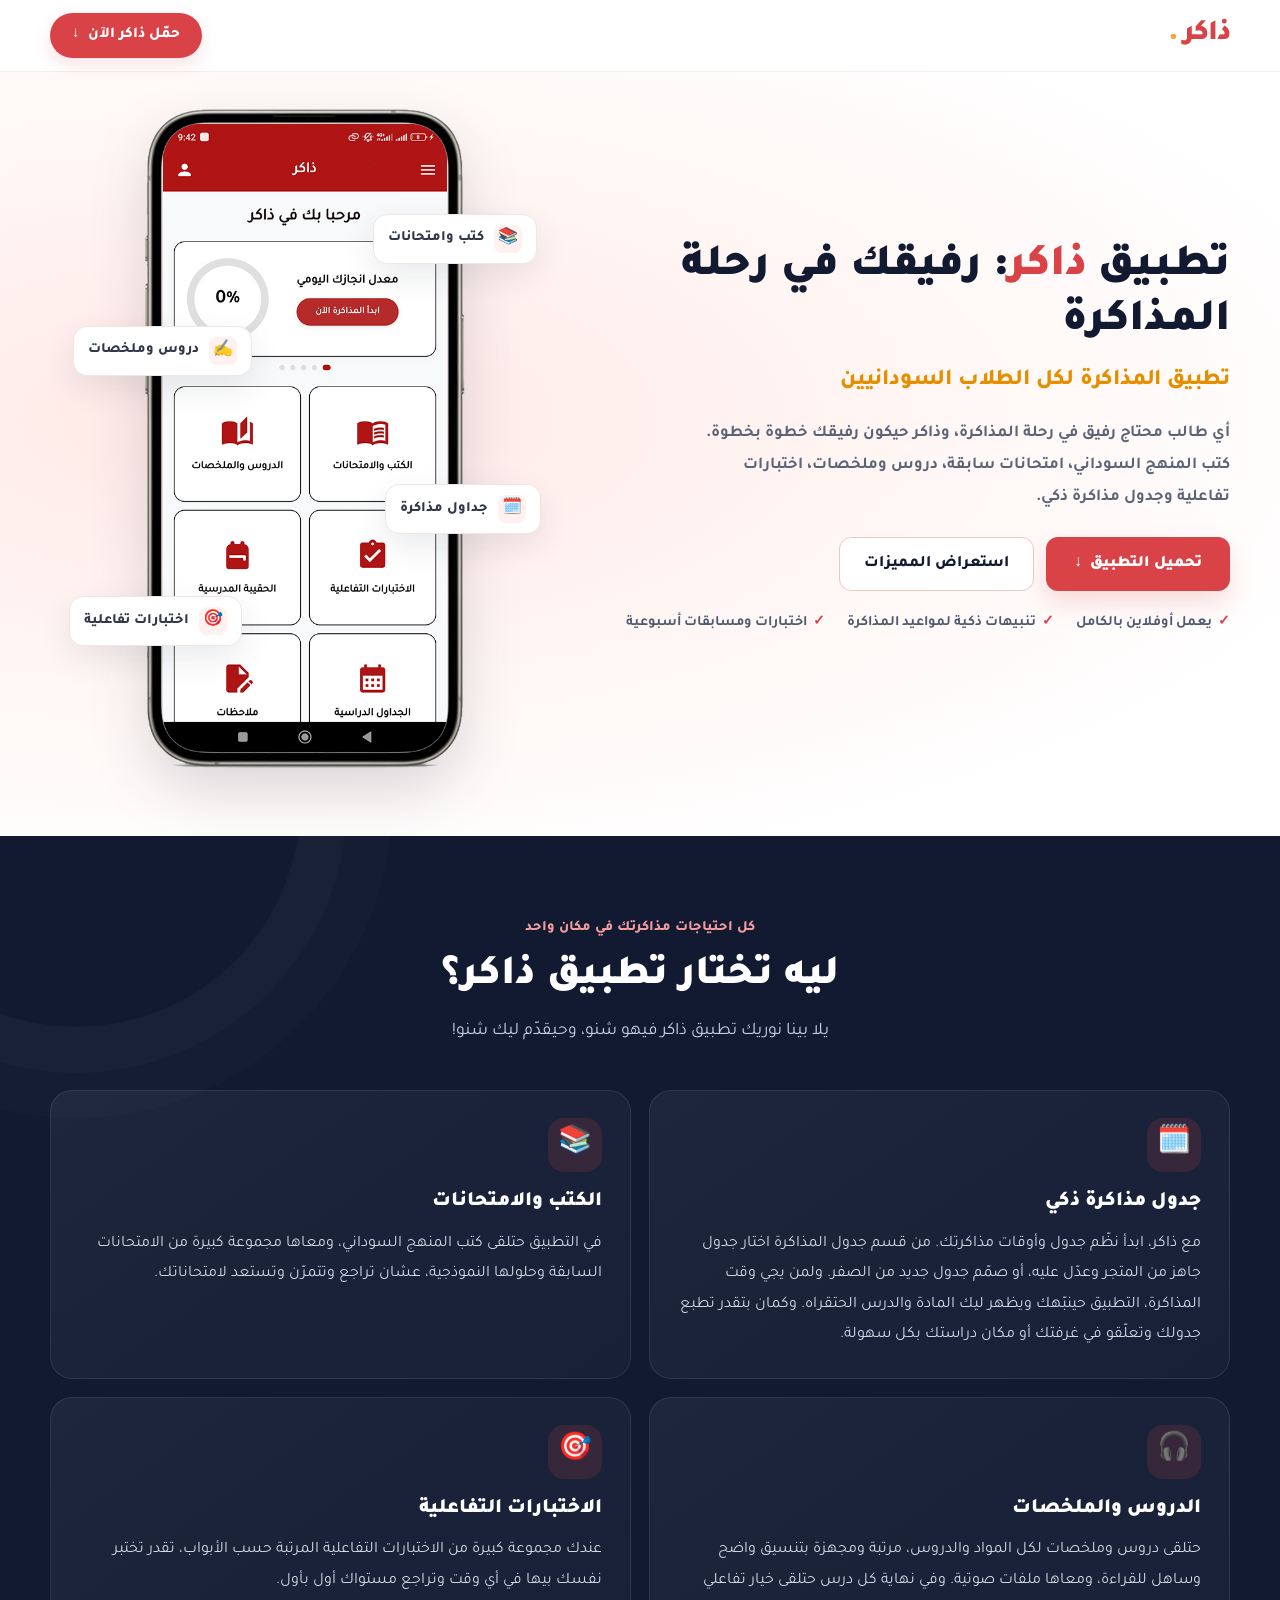
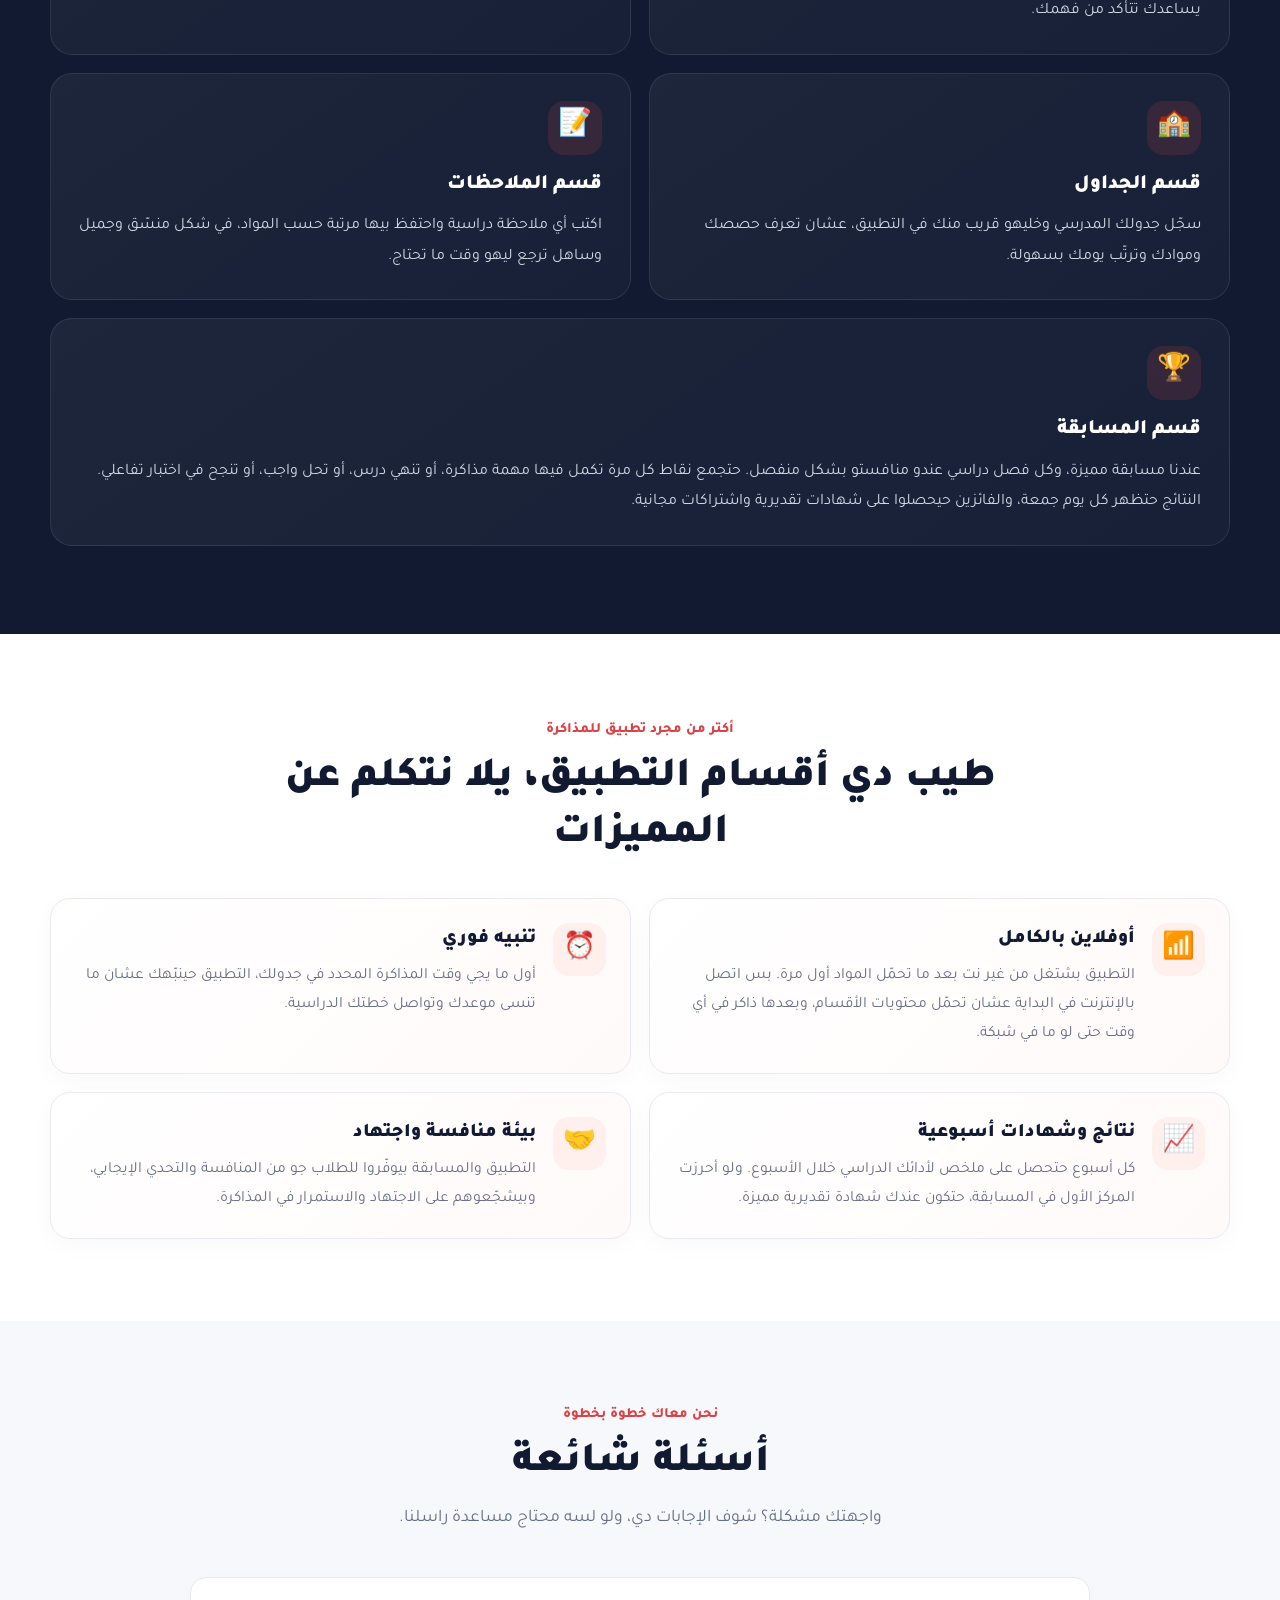
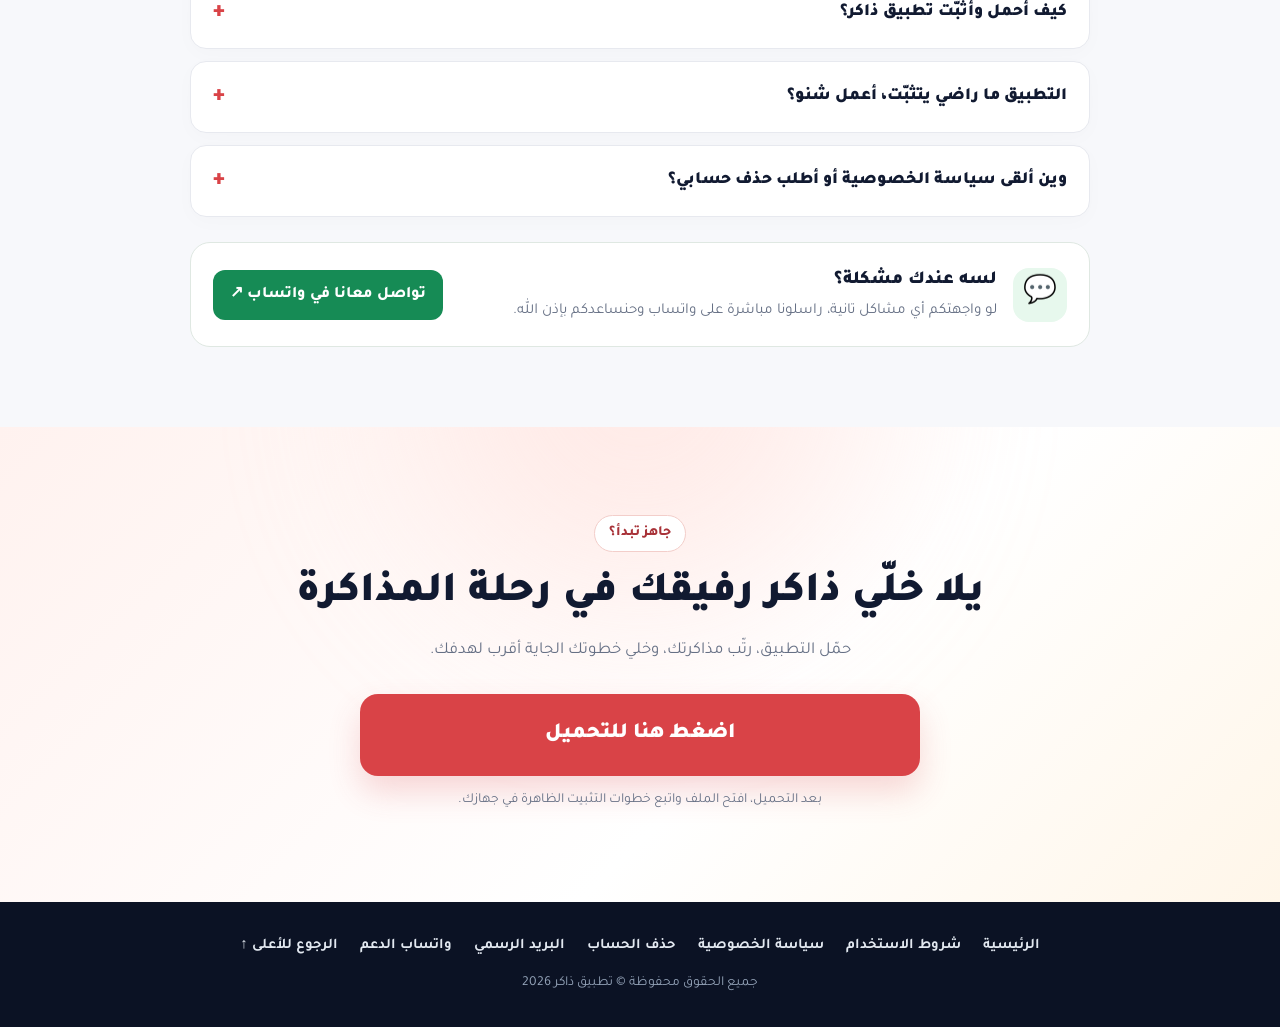
<file: index.html>
<!DOCTYPE html>
<html lang="ar" dir="rtl">
<head>
  <meta charset="UTF-8">
  <meta name="viewport" content="width=device-width, initial-scale=1.0">
  <meta name="theme-color" content="#d93f43">
  <meta name="description" content="ذاكر رفيقك في رحلة المذاكرة. كتب المنهج السوداني، امتحانات سابقة، دروس وملخصات، اختبارات تفاعلية وجدول مذاكرة ذكي.">
  <title>تطبيق ذاكر | رفيقك في رحلة المذاكرة</title>
  <link rel="canonical" href="https://zakir-sd.com/">
  <link rel="stylesheet" href="style.css">
  <link rel="preconnect" href="https://fonts.googleapis.com">
  <link rel="preconnect" href="https://fonts.gstatic.com" crossorigin>
  <link href="https://fonts.googleapis.com/css2?family=Tajawal:wght@400;500;600;700;800;900&display=swap" rel="stylesheet">
</head>
<body>
  <header class="main-header">
    <div class="container header-flex">
      <a class="logo" href="#top" aria-label="ذاكر - الصفحة الرئيسية">ذاكر<span> .</span></a>
      <a href="#final-download" class="btn-primary">حمّل ذاكر الآن <span aria-hidden="true">↓</span></a>
    </div>
  </header>

  <main id="top">
    <section class="hero">
      <div class="container hero-grid">
        <div class="hero-copy">
          <h1 class="hero-title">تطبيق <span>ذاكر</span>: رفيقك في رحلة المذاكرة</h1>
          <p class="hero-yellow-sub">تطبيق المذاكرة لكل الطلاب السودانيين</p>
          <p class="hero-desc">أي طالب محتاج رفيق في رحلة المذاكرة، وذاكر حيكون رفيقك خطوة بخطوة. كتب المنهج السوداني، امتحانات سابقة، دروس وملخصات، اختبارات تفاعلية وجدول مذاكرة ذكي.</p>
          <div class="hero-actions">
            <a href="#final-download" class="btn-hero-solid">تحميل التطبيق <span aria-hidden="true">↓</span></a>
            <a href="#features" class="btn-hero-outline">استعراض المميزات</a>
          </div>
          <div class="hero-checks">
            <span><b aria-hidden="true">✓</b> يعمل أوفلاين بالكامل</span>
            <span><b aria-hidden="true">✓</b> تنبيهات ذكية لمواعيد المذاكرة</span>
            <span><b aria-hidden="true">✓</b> اختبارات ومسابقات أسبوعية</span>
          </div>
        </div>

        <div class="showcase" aria-label="استعراض شاشات تطبيق ذاكر">
          <div class="showcase-stage">
            <div class="floating-card card-one"><span class="card-badge">📚</span><span class="card-label">كتب وامتحانات</span></div>
            <div class="floating-card card-two"><span class="card-badge">🗓️</span><span class="card-label">جداول مذاكرة</span></div>
            <div class="floating-card card-three"><span class="card-badge">✍️</span><span class="card-label">دروس وملخصات</span></div>
            <div class="floating-card card-four"><span class="card-badge">🎯</span><span class="card-label">اختبارات تفاعلية</span></div>
            <div class="phone-container">
              <img src="Images/iphone_frame.png" class="phone-frame" alt="إطار الهاتف" onerror="this.style.display='none'">
              <div class="screen">
                <div class="slider" id="slider">
                  <img src="screenshot/slide1.jpg" alt="واجهة تطبيق ذاكر - الشاشة الأولى">
                  <img src="screenshot/slide2.jpg" alt="واجهة تطبيق ذاكر - الشاشة الثانية">
                  <img src="screenshot/slide3.jpg" alt="واجهة تطبيق ذاكر - الشاشة الثالثة">
                  <img src="screenshot/slide4.jpg" alt="واجهة تطبيق ذاكر - الشاشة الرابعة">
                  <img src="screenshot/slide5.jpg" alt="واجهة تطبيق ذاكر - الشاشة الخامسة">
                  <img src="screenshot/slide6.jpg" alt="واجهة تطبيق ذاكر - الشاشة السادسة">
                  <img src="screenshot/slide7.jpg" alt="واجهة تطبيق ذاكر - الشاشة السابعة">
                  <img src="screenshot/slide8.jpg" alt="واجهة تطبيق ذاكر - الشاشة الثامنة">
                </div>
              </div>
            </div>
          </div>
        </div>
      </div>
    </section>

    <section class="features" id="features">
      <div class="container">
        <div class="section-title">
          <span class="section-kicker">كل احتياجات مذاكرتك في مكان واحد</span>
          <h2>ليه تختار تطبيق ذاكر؟</h2>
          <p class="section-intro">يلا بينا نوريك تطبيق ذاكر فيهو شنو، وحيقدّم ليك شنو!</p>
        </div>

        <div class="features-grid">
          <article class="feature-card">
            <span class="icon">🗓️</span><h3>جدول مذاكرة ذكي</h3>
            <p>مع ذاكر، ابدأ نظّم جدول وأوقات مذاكرتك. من قسم جدول المذاكرة اختار جدول جاهز من المتجر وعدّل عليه، أو صمّم جدول جديد من الصفر. ولمن يجي وقت المذاكرة، التطبيق حينبّهك ويظهر ليك المادة والدرس الحتقراه. وكمان بتقدر تطبع جدولك وتعلّقو في غرفتك أو مكان دراستك بكل سهولة.</p>
          </article>
          <article class="feature-card">
            <span class="icon">📚</span><h3>الكتب والامتحانات</h3>
            <p>في التطبيق حتلقى كتب المنهج السوداني، ومعاها مجموعة كبيرة من الامتحانات السابقة وحلولها النموذجية، عشان تراجع وتتمرّن وتستعد لامتحاناتك.</p>
          </article>
          <article class="feature-card">
            <span class="icon">🎧</span><h3>الدروس والملخصات</h3>
            <p>حتلقى دروس وملخصات لكل المواد والدروس، مرتبة ومجهزة بتنسيق واضح وساهل للقراءة، ومعاها ملفات صوتية. وفي نهاية كل درس حتلقى خيار تفاعلي يساعدك تتأكد من فهمك.</p>
          </article>
          <article class="feature-card">
            <span class="icon">🎯</span><h3>الاختبارات التفاعلية</h3>
            <p>عندك مجموعة كبيرة من الاختبارات التفاعلية المرتبة حسب الأبواب، تقدر تختبر نفسك بيها في أي وقت وتراجع مستواك أول بأول.</p>
          </article>
          <article class="feature-card">
            <span class="icon">🏫</span><h3>قسم الجداول</h3>
            <p>سجّل جدولك المدرسي وخليهو قريب منك في التطبيق، عشان تعرف حصصك وموادك وترتّب يومك بسهولة.</p>
          </article>
          <article class="feature-card">
            <span class="icon">📝</span><h3>قسم الملاحظات</h3>
            <p>اكتب أي ملاحظة دراسية واحتفظ بيها مرتبة حسب المواد، في شكل منسّق وجميل وساهل ترجع ليهو وقت ما تحتاج.</p>
          </article>
          <article class="feature-card feature-card-wide">
            <span class="icon">🏆</span><h3>قسم المسابقة</h3>
            <p>عندنا مسابقة مميزة، وكل فصل دراسي عندو منافستو بشكل منفصل. حتجمع نقاط كل مرة تكمل فيها مهمة مذاكرة، أو تنهي درس، أو تحل واجب، أو تنجح في اختبار تفاعلي. النتائج حتظهر كل يوم جمعة، والفائزين حيحصلوا على شهادات تقديرية واشتراكات مجانية.</p>
          </article>
        </div>
      </div>
    </section>

    <section class="benefits-section" id="benefits">
      <div class="container">
        <div class="section-title light-title">
          <span class="section-kicker">أكتر من مجرد تطبيق للمذاكرة</span>
          <h2>طيب دي أقسام التطبيق، يلا نتكلم عن المميزات</h2>
        </div>
        <div class="benefits-grid">
          <article class="benefit-card"><span class="benefit-icon">📶</span><div><h3>أوفلاين بالكامل</h3><p>التطبيق بشتغل من غير نت بعد ما تحمّل المواد أول مرة. بس اتصل بالإنترنت في البداية عشان تحمّل محتويات الأقسام، وبعدها ذاكر في أي وقت حتى لو ما في شبكة.</p></div></article>
          <article class="benefit-card"><span class="benefit-icon">⏰</span><div><h3>تنبيه فوري</h3><p>أول ما يجي وقت المذاكرة المحدد في جدولك، التطبيق حينبّهك عشان ما تنسى موعدك وتواصل خطتك الدراسية.</p></div></article>
          <article class="benefit-card"><span class="benefit-icon">📈</span><div><h3>نتائج وشهادات أسبوعية</h3><p>كل أسبوع حتحصل على ملخص لأدائك الدراسي خلال الأسبوع. ولو أحرزت المركز الأول في المسابقة، حتكون عندك شهادة تقديرية مميزة.</p></div></article>
          <article class="benefit-card"><span class="benefit-icon">🤝</span><div><h3>بيئة منافسة واجتهاد</h3><p>التطبيق والمسابقة بيوفّروا للطلاب جو من المنافسة والتحدي الإيجابي، وبيشجّعوهم على الاجتهاد والاستمرار في المذاكرة.</p></div></article>
        </div>
      </div>
    </section>

    <section class="faq-section" id="faq">
      <div class="container faq-container">
        <div class="section-title">
          <span class="section-kicker">نحن معاك خطوة بخطوة</span>
          <h2>أسئلة شائعة</h2>
          <p class="section-intro">واجهتك مشكلة؟ شوف الإجابات دي، ولو لسه محتاج مساعدة راسلنا.</p>
        </div>
        <div class="faq-list">
          <details class="faq-item">
            <summary>كيف أحمل وأثبّت تطبيق ذاكر؟</summary>
            <p>اضغط على زر التحميل في أسفل الصفحة وانتظر لحدي ما يكتمل التحميل. حتلقى ملف بامتداد <bdi>APK</bdi> في إشعارات التحميل أو في مجلد التنزيلات. اضغط عليه واتبع التعليمات الظاهرة في الشاشة عشان تثبّت التطبيق، وبعدها حتلقى ذاكر مع بقية تطبيقاتك.</p>
          </details>
          <details class="faq-item">
            <summary>التطبيق ما راضي يتثبّت، أعمل شنو؟</summary>
            <p>أول حاجة، اتأكد إنك حمّلت ملف التطبيق من رابط ذاكر الرسمي وإن التحميل اكتمل. لو ظهرت رسالة من نظام حماية Google Play، راجع تفاصيل التحذير قبل المتابعة وما تتجاوزو إلا لو متأكد من مصدر الملف. ممكن تختلف خطوات التثبيت حسب نوع جهازك وإصدار أندرويد. لو المشكلة استمرت، راسلنا في واتساب وحنساعدك.</p>
          </details>
          <details class="faq-item">
            <summary>وين ألقى سياسة الخصوصية أو أطلب حذف حسابي؟</summary>
            <p>نلتزم بحماية بياناتك التعليمية بالكامل. تقدر تراجع تفاصيل تعامل التطبيق مع البيانات في صفحة <a class="inline-link" href="privacy-policy.html">سياسة الخصوصية</a>، أو تقدم طلب إزالة حسابك وبياناتك نهائياً في أي وقت عبر صفحة <a class="inline-link" href="delete-account.html">طلب حذف الحساب</a>.</p>
          </details>
        </div>
        <div class="support-box">
          <div class="support-symbol">💬</div>
          <div class="support-copy"><h3>لسه عندك مشكلة؟</h3><p>لو واجهتكم أي مشاكل تانية، راسلونا مباشرة على واتساب وحنساعدكم بإذن الله.</p></div>
          <a class="whatsapp-btn" href="https://wa.me/249920702900" target="_blank" rel="noopener noreferrer">تواصل معانا في واتساب <span aria-hidden="true">↗</span></a>
        </div>
      </div>
    </section>

    <section id="final-download" class="download-section">
      <div class="download-glow"></div>
      <div class="container text-center download-content">
        <span class="download-badge">جاهز تبدأ؟</span>
        <h2>يلا خلّي ذاكر رفيقك في رحلة المذاكرة</h2>
        <p>حمّل التطبيق، رتّب مذاكرتك، وخلي خطوتك الجاية أقرب لهدفك.</p>
        <a href="https://github.com/breakstor/zakir/releases/download/v1.3.6/zakir.v.1.3.6.apk" class="btn-download-big">اضغط هنا للتحميل</a>
        <p class="download-hint">بعد التحميل، افتح الملف واتبع خطوات التثبيت الظاهرة في جهازك.</p>
      </div>
    </section>
  </main>

  <footer class="footer">
    <div class="footer-links">
      <a href="#top">الرئيسية</a>
      <a href="terms.html">شروط الاستخدام</a>
      <a href="privacy-policy.html">سياسة الخصوصية</a>
      <a href="delete-account.html">حذف الحساب</a>
      <a href="mailto:zakireducationapp@gmail.com">البريد الرسمي</a>
      <a href="https://wa.me/249920702900" target="_blank" rel="noopener noreferrer">واتساب الدعم</a>
      <a href="#top">الرجوع للأعلى ↑</a>
    </div>
    <p class="footer-copy">جميع الحقوق محفوظة © تطبيق ذاكر 2026</p>
  </footer>
  <script src="script.js"></script>
</body>
</html>
</file>
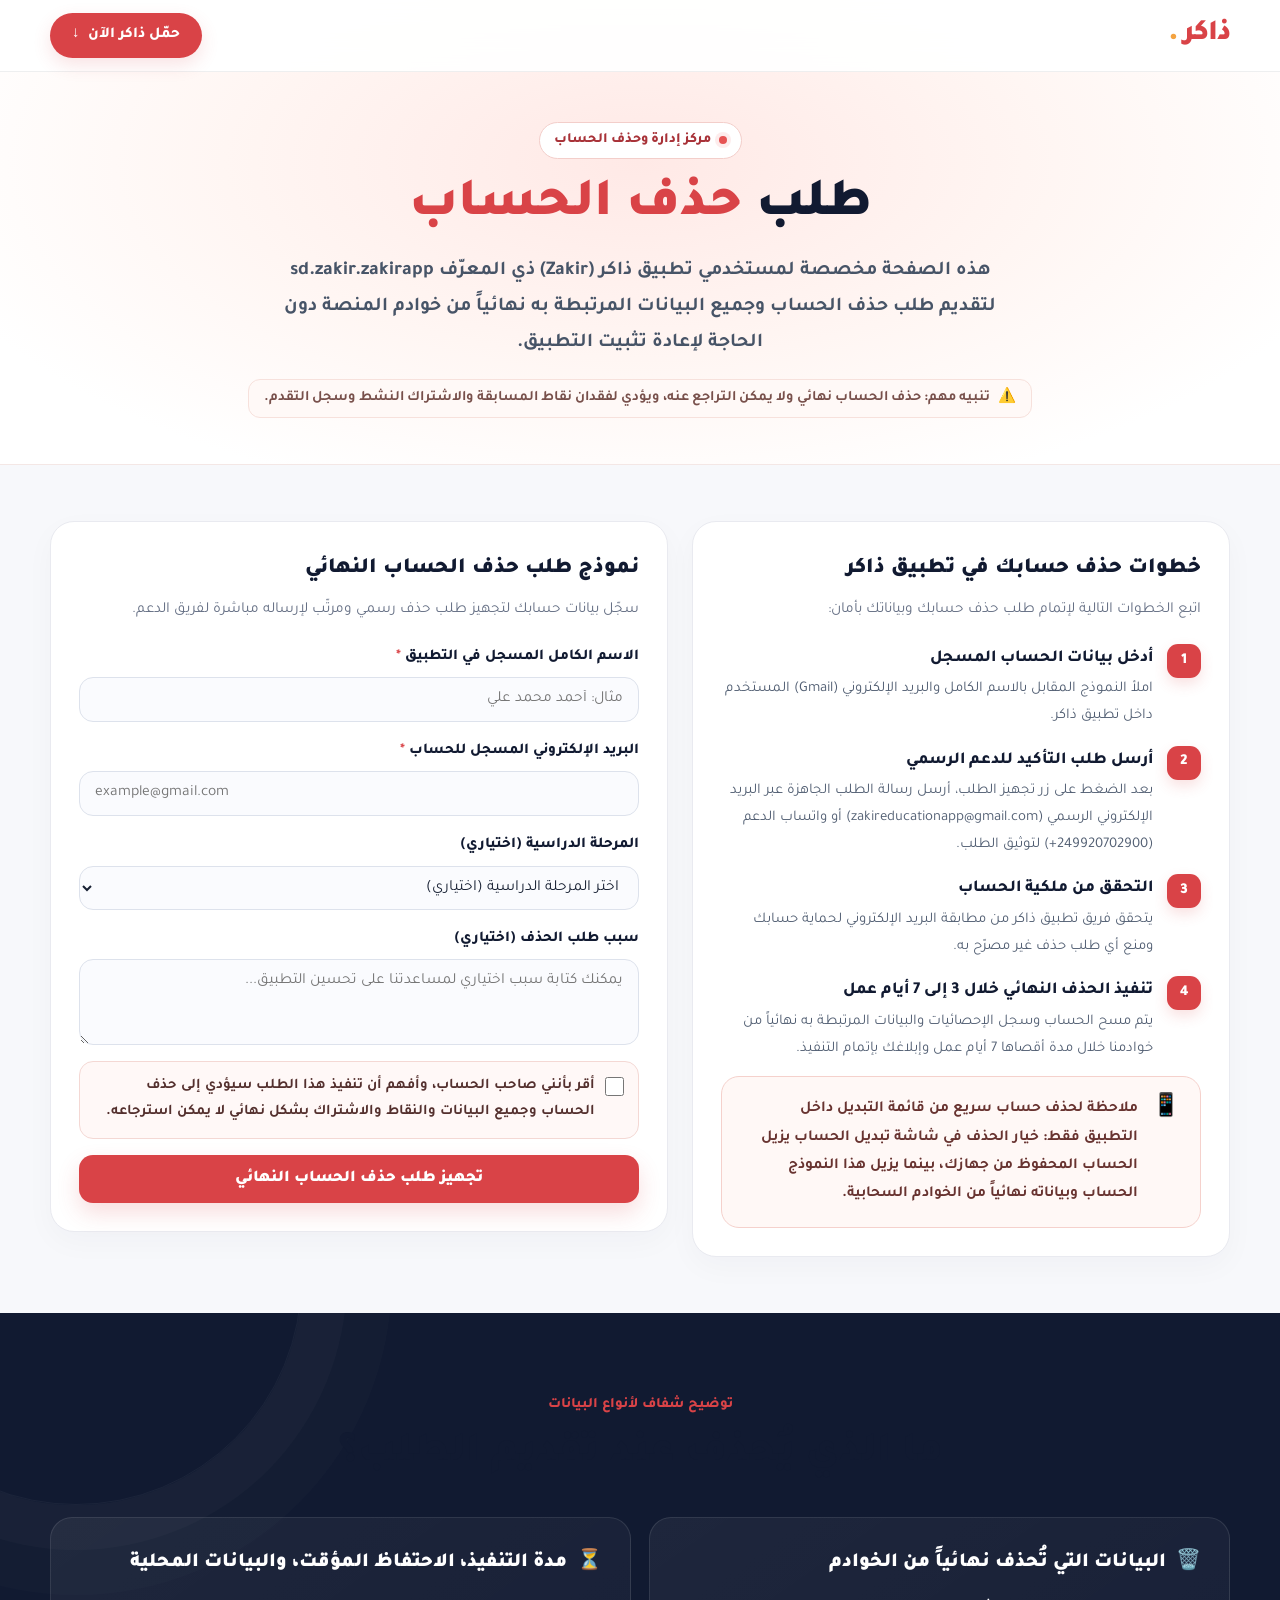
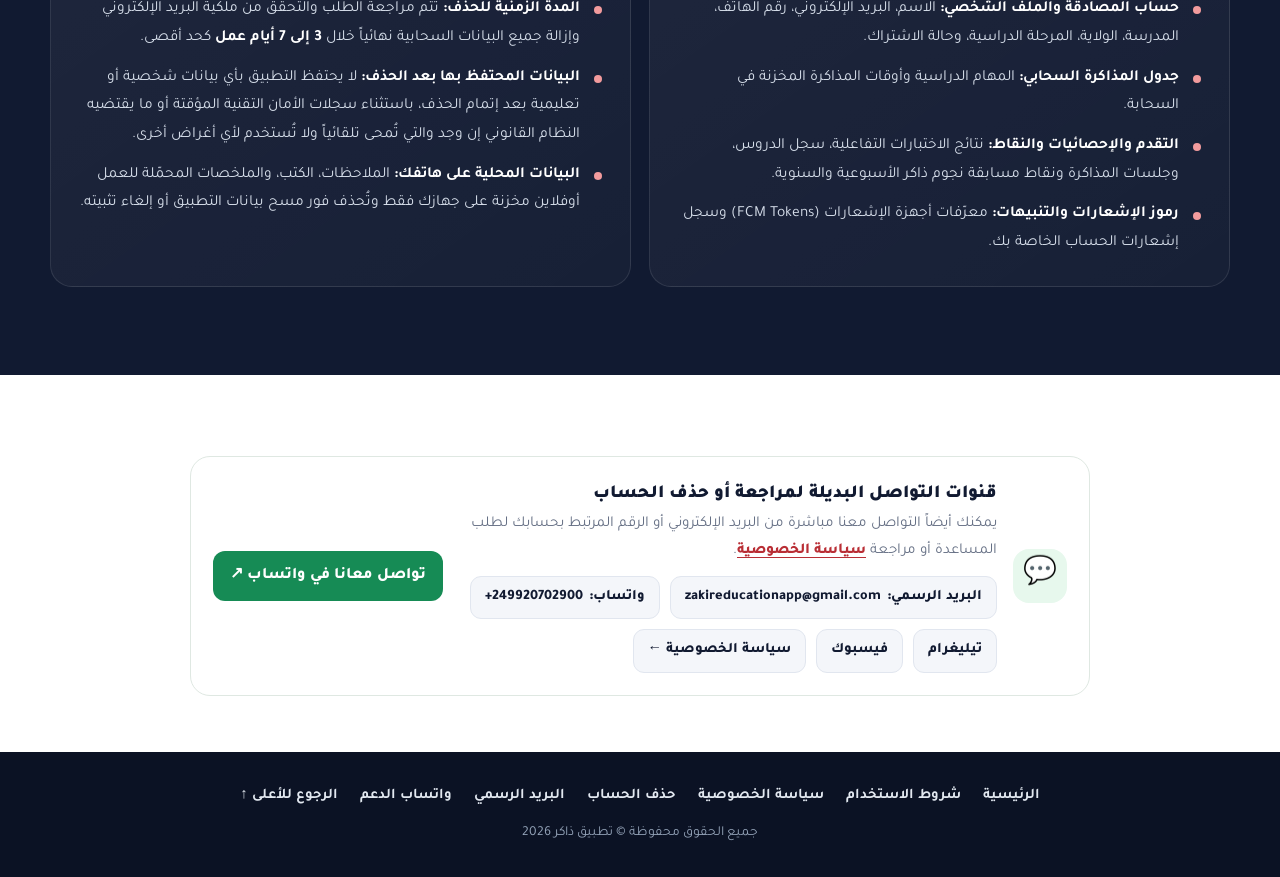
<file: delete-account.html>
<!DOCTYPE html>
<html lang="ar" dir="rtl">
<head>
  <meta charset="UTF-8">
  <meta name="viewport" content="width=device-width, initial-scale=1.0">
  <meta name="theme-color" content="#d93f43">
  <meta name="description" content="صفحة طلب حذف الحساب والبيانات نهائياً لمستخدمي تطبيق ذاكر التعليمي (sd.zakir.zakirapp) — خطوات واضحة ونموذج مباشر لتقديم الطلب.">
  <title>طلب حذف الحساب | تطبيق ذاكر</title>
  <link rel="canonical" href="https://zakir-sd.com/delete-account.html">
  <link rel="stylesheet" href="style.css">
  <link rel="preconnect" href="https://fonts.googleapis.com">
  <link rel="preconnect" href="https://fonts.gstatic.com" crossorigin>
  <link href="https://fonts.googleapis.com/css2?family=Tajawal:wght@400;500;600;700;800;900&display=swap" rel="stylesheet">
</head>
<body>
  <header class="main-header">
    <div class="container header-flex">
      <a class="logo" href="index.html" aria-label="ذاكر - الصفحة الرئيسية">ذاكر<span> .</span></a>
      <a href="index.html#final-download" class="btn-primary">حمّل ذاكر الآن <span aria-hidden="true">↓</span></a>
    </div>
  </header>

  <main id="top">
    <section class="page-hero">
      <div class="container">
        <span class="eyebrow"><span class="eyebrow-dot"></span> مركز إدارة وحذف الحساب</span>
        <h1>طلب <span>حذف الحساب</span></h1>
        <p class="page-hero-desc">
          هذه الصفحة مخصصة لمستخدمي <strong>تطبيق ذاكر (Zakir)</strong> ذي المعرّف <bdi>sd.zakir.zakirapp</bdi> لتقديم طلب حذف الحساب وجميع البيانات المرتبطة به نهائياً من خوادم المنصة دون الحاجة لإعادة تثبيت التطبيق.
        </p>

        <div class="hero-note">
          <span aria-hidden="true">⚠️</span>
          تنبيه مهم: حذف الحساب نهائي ولا يمكن التراجع عنه، ويؤدي لفقدان نقاط المسابقة والاشتراك النشط وسجل التقدم.
        </div>
      </div>
    </section>

    <section class="subpage-section is-tinted">
      <div class="container">
        <div class="deletion-layout">

          <div class="steps-card">
            <h2>خطوات حذف حسابك في تطبيق ذاكر</h2>
            <p class="card-subtitle">اتبع الخطوات التالية لإتمام طلب حذف حسابك وبياناتك بأمان:</p>

            <ol class="step-list">
              <li class="step-item">
                <span class="step-num">1</span>
                <div>
                  <h3>أدخل بيانات الحساب المسجل</h3>
                  <p>املأ النموذج المقابل بالاسم الكامل والبريد الإلكتروني (<bdi>Gmail</bdi>) المستخدم داخل تطبيق ذاكر.</p>
                </div>
              </li>
              <li class="step-item">
                <span class="step-num">2</span>
                <div>
                  <h3>أرسل طلب التأكيد للدعم الرسمي</h3>
                  <p>بعد الضغط على زر تجهيز الطلب، أرسل رسالة الطلب الجاهزة عبر البريد الإلكتروني الرسمي (<bdi dir="ltr">zakireducationapp@gmail.com</bdi>) أو واتساب الدعم (<bdi dir="ltr">+249920702900</bdi>) لتوثيق الطلب.</p>
                </div>
              </li>
              <li class="step-item">
                <span class="step-num">3</span>
                <div>
                  <h3>التحقق من ملكية الحساب</h3>
                  <p>يتحقق فريق تطبيق ذاكر من مطابقة البريد الإلكتروني لحماية حسابك ومنع أي طلب حذف غير مصرّح به.</p>
                </div>
              </li>
              <li class="step-item">
                <span class="step-num">4</span>
                <div>
                  <h3>تنفيذ الحذف النهائي خلال 3 إلى 7 أيام عمل</h3>
                  <p>يتم مسح الحساب وسجل الإحصائيات والبيانات المرتبطة به نهائياً من خوادمنا خلال مدة أقصاها 7 أيام عمل وإبلاغك بإتمام التنفيذ.</p>
                </div>
              </li>
            </ol>

            <div class="info-callout">
              <span class="info-callout-icon">📱</span>
              <p>ملاحظة لحذف حساب سريع من قائمة التبديل داخل التطبيق فقط: خيار الحذف في شاشة تبديل الحساب يزيل الحساب المحفوظ من جهازك، بينما يزيل هذا النموذج الحساب وبياناته نهائياً من الخوادم السحابية.</p>
            </div>
          </div>

          <div class="form-card">
            <h2>نموذج طلب حذف الحساب النهائي</h2>
            <p class="card-subtitle">سجّل بيانات حسابك لتجهيز طلب حذف رسمي ومرتّب لإرساله مباشرة لفريق الدعم.</p>

            <form id="deleteAccountForm" class="deletion-form" novalidate>
              <div class="form-field">
                <label for="fullName">الاسم الكامل المسجل في التطبيق <span class="req-mark">*</span></label>
                <input id="fullName" name="fullName" type="text" placeholder="مثال: أحمد محمد علي" required autocomplete="name">
              </div>

              <div class="form-field">
                <label for="accountEmail">البريد الإلكتروني المسجل للحساب <span class="req-mark">*</span></label>
                <input id="accountEmail" name="accountEmail" type="email" dir="ltr" placeholder="example@gmail.com" required autocomplete="email">
              </div>

              <div class="form-field">
                <label for="studyLevel">المرحلة الدراسية (اختياري)</label>
                <select id="studyLevel" name="studyLevel">
                  <option value="">اختر المرحلة الدراسية (اختياري)</option>
                  <option value="المرحلة الابتدائية">المرحلة الابتدائية</option>
                  <option value="المرحلة المتوسطة">المرحلة المتوسطة</option>
                  <option value="الأول الثانوي">الأول الثانوي</option>
                  <option value="الثاني الثانوي">الثاني الثانوي</option>
                  <option value="الثالث الثانوي (الشهادة السودانية)">الثالث الثانوي (الشهادة السودانية)</option>
                </select>
              </div>

              <div class="form-field">
                <label for="deleteReason">سبب طلب الحذف (اختياري)</label>
                <textarea id="deleteReason" name="deleteReason" placeholder="يمكنك كتابة سبب اختياري لمساعدتنا على تحسين التطبيق..."></textarea>
              </div>

              <label class="checkbox-row" for="confirmPermanent">
                <input id="confirmPermanent" name="confirmPermanent" type="checkbox" required>
                <span>أقر بأنني صاحب الحساب، وأفهم أن تنفيذ هذا الطلب سيؤدي إلى حذف الحساب وجميع البيانات والنقاط والاشتراك بشكل نهائي لا يمكن استرجاعه.</span>
              </label>

              <div id="deleteFormError" class="form-error" role="alert"></div>

              <button type="submit" class="btn-submit-delete">تجهيز طلب حذف الحساب النهائي</button>
            </form>

            <div id="deleteRequestReady" class="request-ready-box" aria-live="polite">
              <h3>تم تجهيز نص طلب الحذف بنجاح ✓</h3>
              <p>أرسل الطلب مباشرة عبر البريد الإلكتروني الرسمي أو واتساب الدعم لإتمام التحقق والحذف، أو انسخ النص لمراسلتنا عبر أي قناة أخرى:</p>
              <pre id="deleteRequestPreview" class="request-preview"></pre>
              <div class="ready-actions">
                <a id="sendDeleteEmail" class="btn-email-req" href="mailto:zakireducationapp@gmail.com">إرسال عبر البريد الإلكتروني <span aria-hidden="true">✉</span></a>
                <a id="sendDeleteWhatsapp" class="whatsapp-btn" href="https://wa.me/249920702900" target="_blank" rel="noopener noreferrer">إرسال عبر واتساب <span aria-hidden="true">↗</span></a>
                <button id="copyRequestBtn" type="button" class="btn-copy-req">نسخ نص الطلب</button>
              </div>
            </div>
          </div>

        </div>
      </div>
    </section>

    <section class="features" id="data-details">
      <div class="container">
        <div class="section-title light-title">
          <span class="section-kicker">توضيح شفاف لأنواع البيانات</span>
          <h2>ما الذي يُحذف عند تقديم الطلب؟</h2>
        </div>

        <div class="data-matrix-grid">
          <article class="matrix-card">
            <h3><span>🗑️</span> البيانات التي تُحذف نهائياً من الخوادم</h3>
            <ul class="matrix-list">
              <li><strong>حساب المصادقة والملف الشخصي:</strong> الاسم، البريد الإلكتروني، رقم الهاتف، المدرسة، الولاية، المرحلة الدراسية، وحالة الاشتراك.</li>
              <li><strong>جدول المذاكرة السحابي:</strong> المهام الدراسية وأوقات المذاكرة المخزنة في السحابة.</li>
              <li><strong>التقدم والإحصائيات والنقاط:</strong> نتائج الاختبارات التفاعلية، سجل الدروس، وجلسات المذاكرة ونقاط مسابقة نجوم ذاكر الأسبوعية والسنوية.</li>
              <li><strong>رموز الإشعارات والتنبيهات:</strong> معرّفات أجهزة الإشعارات (<bdi>FCM Tokens</bdi>) وسجل إشعارات الحساب الخاصة بك.</li>
            </ul>
          </article>

          <article class="matrix-card">
            <h3><span>⏳</span> مدة التنفيذ، الاحتفاظ المؤقت، والبيانات المحلية</h3>
            <ul class="matrix-list">
              <li><strong>المدة الزمنية للحذف:</strong> تتم مراجعة الطلب والتحقق من ملكية البريد الإلكتروني وإزالة جميع البيانات السحابية نهائياً خلال <strong>3 إلى 7 أيام عمل</strong> كحد أقصى.</li>
              <li><strong>البيانات المحتفظ بها بعد الحذف:</strong> لا يحتفظ التطبيق بأي بيانات شخصية أو تعليمية بعد إتمام الحذف، باستثناء سجلات الأمان التقنية المؤقتة أو ما يقتضيه النظام القانوني إن وجد والتي تُمحى تلقائياً ولا تُستخدم لأي أغراض أخرى.</li>
              <li><strong>البيانات المحلية على هاتفك:</strong> الملاحظات، الكتب، والملخصات المحمّلة للعمل أوفلاين مخزنة على جهازك فقط وتُحذف فور مسح بيانات التطبيق أو إلغاء تثبيته.</li>
            </ul>
          </article>
        </div>
      </div>
    </section>

    <section class="subpage-section">
      <div class="container faq-container">
        <div class="support-box">
          <div class="support-symbol">💬</div>
          <div class="support-copy">
            <h3>قنوات التواصل البديلة لمراجعة أو حذف الحساب</h3>
            <p>يمكنك أيضاً التواصل معنا مباشرة من البريد الإلكتروني أو الرقم المرتبط بحسابك لطلب المساعدة أو مراجعة <a class="inline-link" href="privacy-policy.html">سياسة الخصوصية</a>.</p>
            <div class="channel-row">
              <a class="channel-pill" href="mailto:zakireducationapp@gmail.com">البريد الرسمي: <bdi dir="ltr">zakireducationapp@gmail.com</bdi></a>
              <a class="channel-pill" href="https://wa.me/249920702900" target="_blank" rel="noopener noreferrer">واتساب: <bdi dir="ltr">+249920702900</bdi></a>
              <a class="channel-pill" href="https://t.me/zakir_app" target="_blank" rel="noopener noreferrer">تيليغرام</a>
              <a class="channel-pill" href="https://www.facebook.com/1zakir.sd" target="_blank" rel="noopener noreferrer">فيسبوك</a>
              <a class="channel-pill" href="privacy-policy.html">سياسة الخصوصية ←</a>
            </div>
          </div>
          <a class="whatsapp-btn" href="https://wa.me/249920702900" target="_blank" rel="noopener noreferrer">تواصل معانا في واتساب <span aria-hidden="true">↗</span></a>
        </div>
      </div>
    </section>
  </main>

  <footer class="footer">
    <div class="footer-links">
      <a href="index.html">الرئيسية</a>
      <a href="terms.html">شروط الاستخدام</a>
      <a href="privacy-policy.html">سياسة الخصوصية</a>
      <a href="delete-account.html">حذف الحساب</a>
      <a href="mailto:zakireducationapp@gmail.com">البريد الرسمي</a>
      <a href="https://wa.me/249920702900" target="_blank" rel="noopener noreferrer">واتساب الدعم</a>
      <a href="#top">الرجوع للأعلى ↑</a>
    </div>
    <p class="footer-copy">جميع الحقوق محفوظة © تطبيق ذاكر 2026</p>
  </footer>
  <script src="script.js"></script>
</body>
</html>
</file>
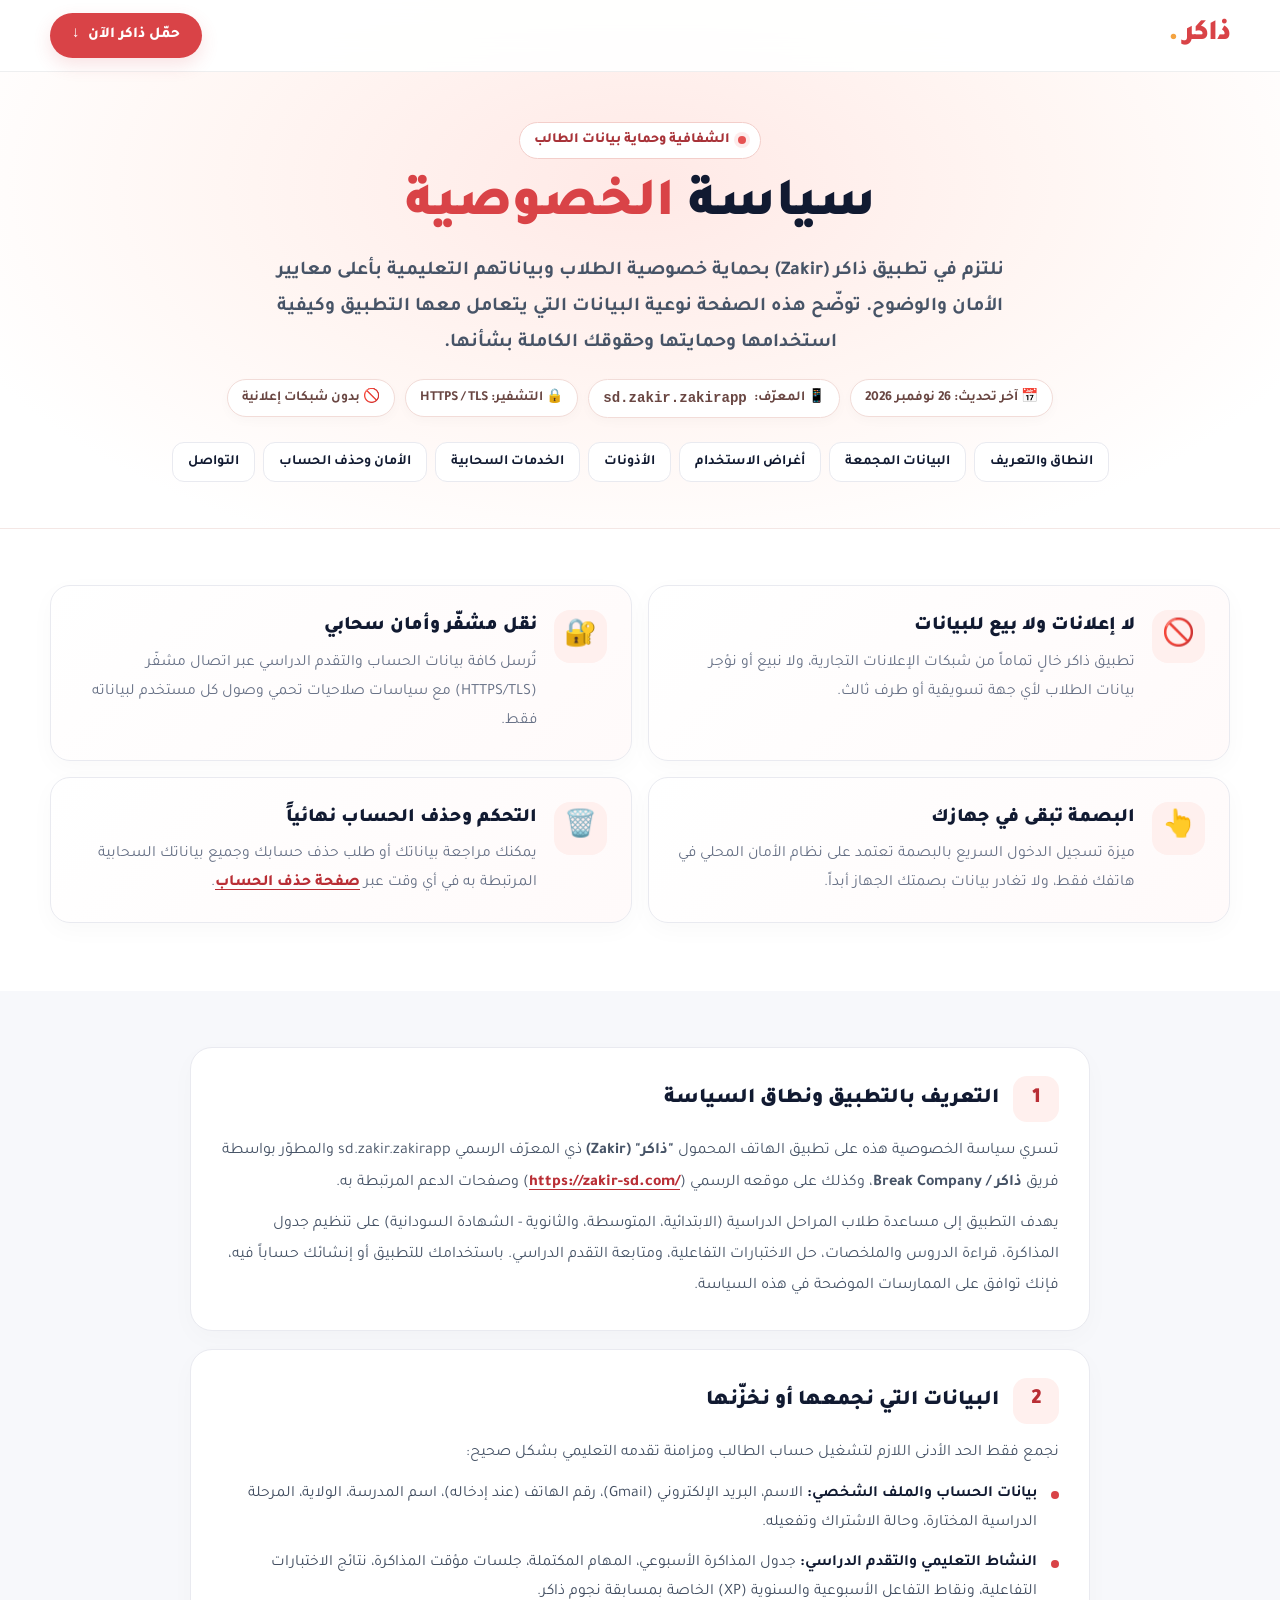
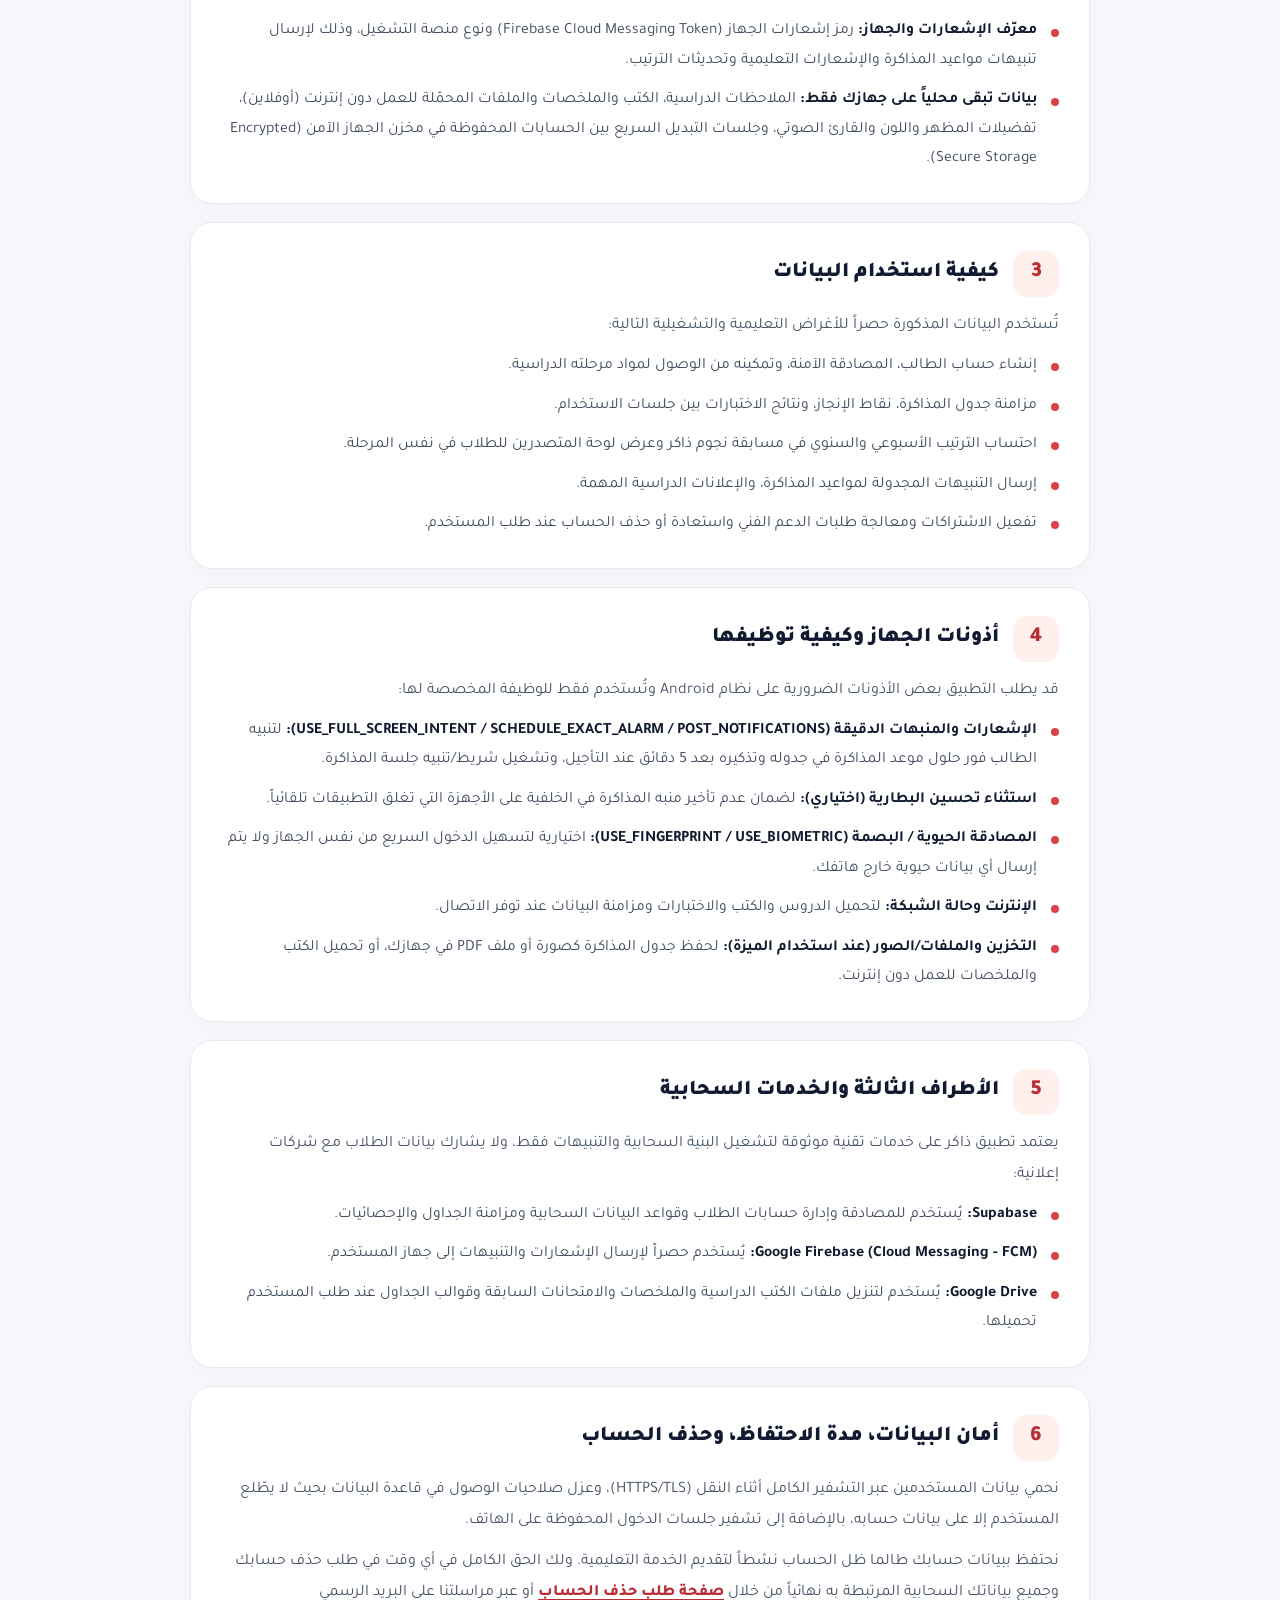
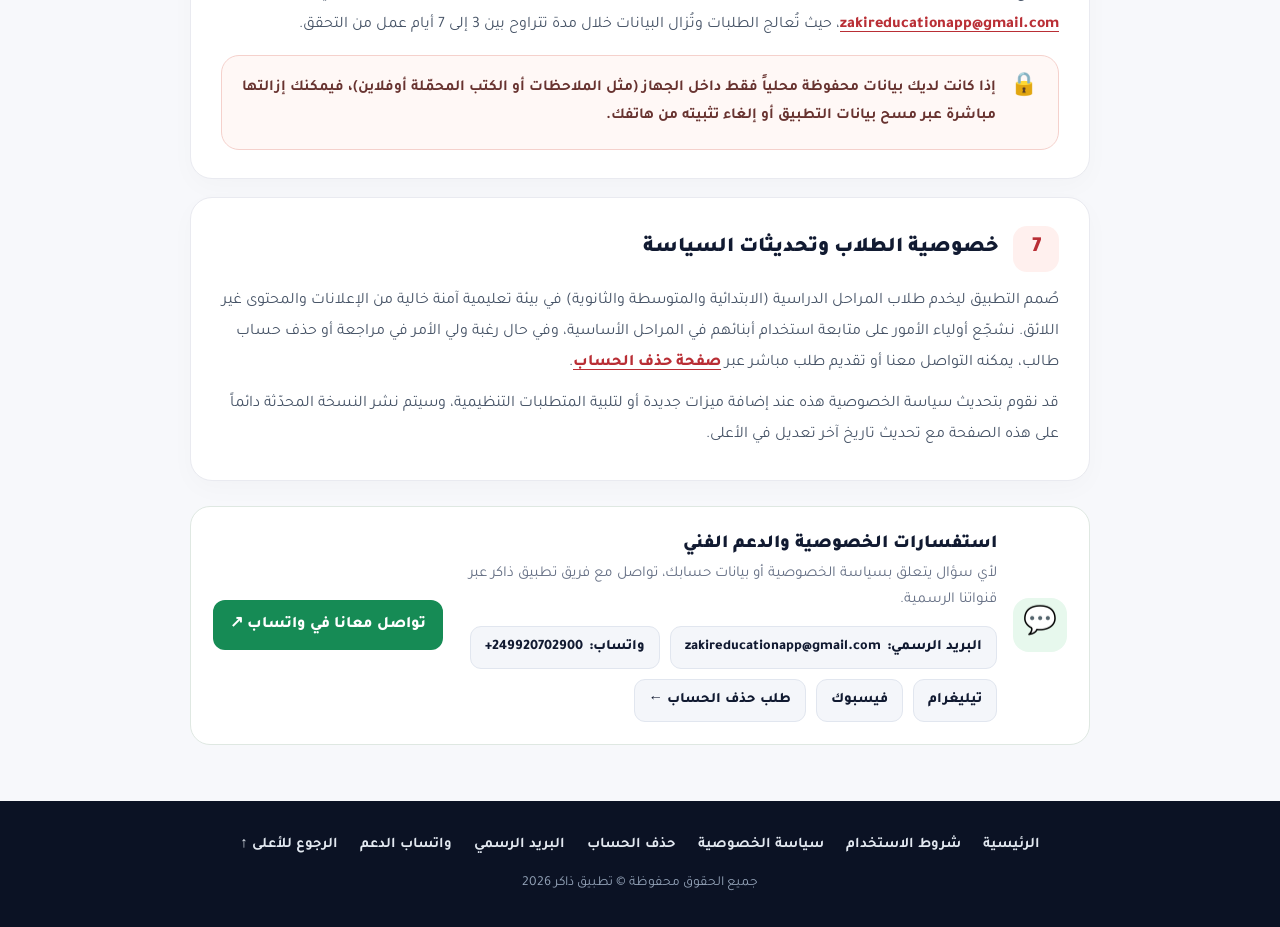
<file: privacy-policy.html>
<!DOCTYPE html>
<html lang="ar" dir="rtl">
<head>
  <meta charset="UTF-8">
  <meta name="viewport" content="width=device-width, initial-scale=1.0">
  <meta name="theme-color" content="#d93f43">
  <meta name="description" content="سياسة الخصوصية الرسمية لتطبيق ذاكر التعليمي (sd.zakir.zakirapp) — توضيح كامل للبيانات التي نجمعها، كيفية حمايتها، الأذونات، وحقوق الطالب.">
  <title>سياسة الخصوصية | تطبيق ذاكر</title>
  <link rel="canonical" href="https://zakir-sd.com/privacy-policy.html">
  <link rel="stylesheet" href="style.css">
  <link rel="preconnect" href="https://fonts.googleapis.com">
  <link rel="preconnect" href="https://fonts.gstatic.com" crossorigin>
  <link href="https://fonts.googleapis.com/css2?family=Tajawal:wght@400;500;600;700;800;900&display=swap" rel="stylesheet">
</head>
<body>
  <header class="main-header">
    <div class="container header-flex">
      <a class="logo" href="index.html" aria-label="ذاكر - الصفحة الرئيسية">ذاكر<span> .</span></a>
      <a href="index.html#final-download" class="btn-primary">حمّل ذاكر الآن <span aria-hidden="true">↓</span></a>
    </div>
  </header>

  <main id="top">
    <section class="page-hero">
      <div class="container">
        <span class="eyebrow"><span class="eyebrow-dot"></span> الشفافية وحماية بيانات الطالب</span>
        <h1>سياسة <span>الخصوصية</span></h1>
        <p class="page-hero-desc">
          نلتزم في تطبيق <strong>ذاكر (Zakir)</strong> بحماية خصوصية الطلاب وبياناتهم التعليمية بأعلى معايير الأمان والوضوح. توضّح هذه الصفحة نوعية البيانات التي يتعامل معها التطبيق وكيفية استخدامها وحمايتها وحقوقك الكاملة بشأنها.
        </p>

        <div class="meta-pills">
          <span class="meta-pill">📅 آخر تحديث: 26 نوفمبر 2026</span>
          <span class="meta-pill">📱 المعرّف: <bdi>sd.zakir.zakirapp</bdi></span>
          <span class="meta-pill">🔒 التشفير: HTTPS / TLS</span>
          <span class="meta-pill">🚫 بدون شبكات إعلانية</span>
        </div>

        <nav class="toc-bar" aria-label="أقسام سياسة الخصوصية">
          <a class="toc-link" href="#scope">النطاق والتعريف</a>
          <a class="toc-link" href="#data-collected">البيانات المجمعة</a>
          <a class="toc-link" href="#usage">أغراض الاستخدام</a>
          <a class="toc-link" href="#permissions">الأذونات</a>
          <a class="toc-link" href="#third-parties">الخدمات السحابية</a>
          <a class="toc-link" href="#security-retention">الأمان وحذف الحساب</a>
          <a class="toc-link" href="#contact">التواصل</a>
        </nav>
      </div>
    </section>

    <section class="subpage-section">
      <div class="container">
        <div class="summary-cards">
          <article class="benefit-card">
            <span class="benefit-icon">🚫</span>
            <div>
              <h3>لا إعلانات ولا بيع للبيانات</h3>
              <p>تطبيق ذاكر خالٍ تماماً من شبكات الإعلانات التجارية، ولا نبيع أو نؤجر بيانات الطلاب لأي جهة تسويقية أو طرف ثالث.</p>
            </div>
          </article>
          <article class="benefit-card">
            <span class="benefit-icon">🔐</span>
            <div>
              <h3>نقل مشفّر وأمان سحابي</h3>
              <p>تُرسل كافة بيانات الحساب والتقدم الدراسي عبر اتصال مشفّر (<bdi>HTTPS/TLS</bdi>) مع سياسات صلاحيات تحمي وصول كل مستخدم لبياناته فقط.</p>
            </div>
          </article>
          <article class="benefit-card">
            <span class="benefit-icon">👆</span>
            <div>
              <h3>البصمة تبقى في جهازك</h3>
              <p>ميزة تسجيل الدخول السريع بالبصمة تعتمد على نظام الأمان المحلي في هاتفك فقط، ولا تغادر بيانات بصمتك الجهاز أبداً.</p>
            </div>
          </article>
          <article class="benefit-card">
            <span class="benefit-icon">🗑️</span>
            <div>
              <h3>التحكم وحذف الحساب نهائياً</h3>
              <p>يمكنك مراجعة بياناتك أو طلب حذف حسابك وجميع بياناتك السحابية المرتبطة به في أي وقت عبر <a class="inline-link" href="delete-account.html">صفحة حذف الحساب</a>.</p>
            </div>
          </article>
        </div>
      </div>
    </section>

    <section class="subpage-section is-tinted">
      <div class="container faq-container">
        <div class="policy-stack">

          <article class="policy-card" id="scope">
            <div class="policy-card-header">
              <span class="policy-badge">1</span>
              <h2>التعريف بالتطبيق ونطاق السياسة</h2>
            </div>
            <p>
              تسري سياسة الخصوصية هذه على تطبيق الهاتف المحمول <strong>"ذاكر" (Zakir)</strong> ذي المعرّف الرسمي <bdi>sd.zakir.zakirapp</bdi> والمطوّر بواسطة فريق <strong>ذاكر / Break Company</strong>، وكذلك على موقعه الرسمي (<a class="inline-link" href="https://zakir-sd.com/" target="_blank" rel="noopener noreferrer"><bdi dir="ltr">https://zakir-sd.com/</bdi></a>) وصفحات الدعم المرتبطة به.
            </p>
            <p>
              يهدف التطبيق إلى مساعدة طلاب المراحل الدراسية (الابتدائية، المتوسطة، والثانوية - الشهادة السودانية) على تنظيم جدول المذاكرة، قراءة الدروس والملخصات، حل الاختبارات التفاعلية، ومتابعة التقدم الدراسي. باستخدامك للتطبيق أو إنشائك حساباً فيه، فإنك توافق على الممارسات الموضحة في هذه السياسة.
            </p>
          </article>

          <article class="policy-card" id="data-collected">
            <div class="policy-card-header">
              <span class="policy-badge">2</span>
              <h2>البيانات التي نجمعها أو نخزّنها</h2>
            </div>
            <p>نجمع فقط الحد الأدنى اللازم لتشغيل حساب الطالب ومزامنة تقدمه التعليمي بشكل صحيح:</p>
            <ul class="policy-list">
              <li><strong>بيانات الحساب والملف الشخصي:</strong> الاسم، البريد الإلكتروني (Gmail)، رقم الهاتف (عند إدخاله)، اسم المدرسة، الولاية، المرحلة الدراسية المختارة، وحالة الاشتراك وتفعيله.</li>
              <li><strong>النشاط التعليمي والتقدم الدراسي:</strong> جدول المذاكرة الأسبوعي، المهام المكتملة، جلسات مؤقت المذاكرة، نتائج الاختبارات التفاعلية، ونقاط التفاعل الأسبوعية والسنوية (XP) الخاصة بمسابقة نجوم ذاكر.</li>
              <li><strong>معرّف الإشعارات والجهاز:</strong> رمز إشعارات الجهاز (<bdi>Firebase Cloud Messaging Token</bdi>) ونوع منصة التشغيل، وذلك لإرسال تنبيهات مواعيد المذاكرة والإشعارات التعليمية وتحديثات الترتيب.</li>
              <li><strong>بيانات تبقى محلياً على جهازك فقط:</strong> الملاحظات الدراسية، الكتب والملخصات والملفات المحمّلة للعمل دون إنترنت (أوفلاين)، تفضيلات المظهر واللون والقارئ الصوتي، وجلسات التبديل السريع بين الحسابات المحفوظة في مخزن الجهاز الآمن (<bdi>Encrypted Secure Storage</bdi>).</li>
            </ul>
          </article>

          <article class="policy-card" id="usage">
            <div class="policy-card-header">
              <span class="policy-badge">3</span>
              <h2>كيفية استخدام البيانات</h2>
            </div>
            <p>تُستخدم البيانات المذكورة حصراً للأغراض التعليمية والتشغيلية التالية:</p>
            <ul class="policy-list">
              <li>إنشاء حساب الطالب، المصادقة الآمنة، وتمكينه من الوصول لمواد مرحلته الدراسية.</li>
              <li>مزامنة جدول المذاكرة، نقاط الإنجاز، ونتائج الاختبارات بين جلسات الاستخدام.</li>
              <li>احتساب الترتيب الأسبوعي والسنوي في مسابقة نجوم ذاكر وعرض لوحة المتصدرين للطلاب في نفس المرحلة.</li>
              <li>إرسال التنبيهات المجدولة لمواعيد المذاكرة، والإعلانات الدراسية المهمة.</li>
              <li>تفعيل الاشتراكات ومعالجة طلبات الدعم الفني واستعادة أو حذف الحساب عند طلب المستخدم.</li>
            </ul>
          </article>

          <article class="policy-card" id="permissions">
            <div class="policy-card-header">
              <span class="policy-badge">4</span>
              <h2>أذونات الجهاز وكيفية توظيفها</h2>
            </div>
            <p>قد يطلب التطبيق بعض الأذونات الضرورية على نظام Android وتُستخدم فقط للوظيفة المخصصة لها:</p>
            <ul class="policy-list">
              <li><strong>الإشعارات والمنبهات الدقيقة (<bdi>POST_NOTIFICATIONS</bdi> / <bdi>SCHEDULE_EXACT_ALARM</bdi> / <bdi>USE_FULL_SCREEN_INTENT</bdi>):</strong> لتنبيه الطالب فور حلول موعد المذاكرة في جدوله وتذكيره بعد 5 دقائق عند التأجيل، وتشغيل شريط/تنبيه جلسة المذاكرة.</li>
              <li><strong>استثناء تحسين البطارية (اختياري):</strong> لضمان عدم تأخير منبه المذاكرة في الخلفية على الأجهزة التي تغلق التطبيقات تلقائياً.</li>
              <li><strong>المصادقة الحيوية / البصمة (<bdi>USE_BIOMETRIC</bdi> / <bdi>USE_FINGERPRINT</bdi>):</strong> اختيارية لتسهيل الدخول السريع من نفس الجهاز ولا يتم إرسال أي بيانات حيوية خارج هاتفك.</li>
              <li><strong>الإنترنت وحالة الشبكة:</strong> لتحميل الدروس والكتب والاختبارات ومزامنة البيانات عند توفر الاتصال.</li>
              <li><strong>التخزين والملفات/الصور (عند استخدام الميزة):</strong> لحفظ جدول المذاكرة كصورة أو ملف <bdi>PDF</bdi> في جهازك، أو تحميل الكتب والملخصات للعمل دون إنترنت.</li>
            </ul>
          </article>

          <article class="policy-card" id="third-parties">
            <div class="policy-card-header">
              <span class="policy-badge">5</span>
              <h2>الأطراف الثالثة والخدمات السحابية</h2>
            </div>
            <p>يعتمد تطبيق ذاكر على خدمات تقنية موثوقة لتشغيل البنية السحابية والتنبيهات فقط، ولا يشارك بيانات الطلاب مع شركات إعلانية:</p>
            <ul class="policy-list">
              <li><strong>Supabase:</strong> يُستخدم للمصادقة وإدارة حسابات الطلاب وقواعد البيانات السحابية ومزامنة الجداول والإحصائيات.</li>
              <li><strong>Google Firebase (Cloud Messaging - FCM):</strong> يُستخدم حصراً لإرسال الإشعارات والتنبيهات إلى جهاز المستخدم.</li>
              <li><strong>Google Drive:</strong> يُستخدم لتنزيل ملفات الكتب الدراسية والملخصات والامتحانات السابقة وقوالب الجداول عند طلب المستخدم تحميلها.</li>
            </ul>
          </article>

          <article class="policy-card" id="security-retention">
            <div class="policy-card-header">
              <span class="policy-badge">6</span>
              <h2>أمان البيانات، مدة الاحتفاظ، وحذف الحساب</h2>
            </div>
            <p>
              نحمي بيانات المستخدمين عبر التشفير الكامل أثناء النقل (<bdi>HTTPS/TLS</bdi>)، وعزل صلاحيات الوصول في قاعدة البيانات بحيث لا يطّلع المستخدم إلا على بيانات حسابه، بالإضافة إلى تشفير جلسات الدخول المحفوظة على الهاتف.
            </p>
            <p>
              نحتفظ ببيانات حسابك طالما ظل الحساب نشطاً لتقديم الخدمة التعليمية. ولك الحق الكامل في أي وقت في طلب حذف حسابك وجميع بياناتك السحابية المرتبطة به نهائياً من خلال <a class="inline-link" href="delete-account.html">صفحة طلب حذف الحساب</a> أو عبر مراسلتنا على البريد الرسمي <a class="inline-link" href="mailto:zakireducationapp@gmail.com"><bdi dir="ltr">zakireducationapp@gmail.com</bdi></a>، حيث تُعالج الطلبات وتُزال البيانات خلال مدة تتراوح بين 3 إلى 7 أيام عمل من التحقق.
            </p>
            <div class="info-callout">
              <span class="info-callout-icon">🔒</span>
              <p>إذا كانت لديك بيانات محفوظة محلياً فقط داخل الجهاز (مثل الملاحظات أو الكتب المحمّلة أوفلاين)، فيمكنك إزالتها مباشرة عبر مسح بيانات التطبيق أو إلغاء تثبيته من هاتفك.</p>
            </div>
          </article>

          <article class="policy-card" id="children-updates">
            <div class="policy-card-header">
              <span class="policy-badge">7</span>
              <h2>خصوصية الطلاب وتحديثات السياسة</h2>
            </div>
            <p>
              صُمم التطبيق ليخدم طلاب المراحل الدراسية (الابتدائية والمتوسطة والثانوية) في بيئة تعليمية آمنة خالية من الإعلانات والمحتوى غير اللائق. نشجّع أولياء الأمور على متابعة استخدام أبنائهم في المراحل الأساسية، وفي حال رغبة ولي الأمر في مراجعة أو حذف حساب طالب، يمكنه التواصل معنا أو تقديم طلب مباشر عبر <a class="inline-link" href="delete-account.html">صفحة حذف الحساب</a>.
            </p>
            <p>
              قد نقوم بتحديث سياسة الخصوصية هذه عند إضافة ميزات جديدة أو لتلبية المتطلبات التنظيمية، وسيتم نشر النسخة المحدّثة دائماً على هذه الصفحة مع تحديث تاريخ آخر تعديل في الأعلى.
            </p>
          </article>

        </div>

        <div class="support-box" id="contact">
          <div class="support-symbol">💬</div>
          <div class="support-copy">
            <h3>استفسارات الخصوصية والدعم الفني</h3>
            <p>لأي سؤال يتعلق بسياسة الخصوصية أو بيانات حسابك، تواصل مع فريق تطبيق ذاكر عبر قنواتنا الرسمية.</p>
            <div class="channel-row">
              <a class="channel-pill" href="mailto:zakireducationapp@gmail.com">البريد الرسمي: <bdi dir="ltr">zakireducationapp@gmail.com</bdi></a>
              <a class="channel-pill" href="https://wa.me/249920702900" target="_blank" rel="noopener noreferrer">واتساب: <bdi dir="ltr">+249920702900</bdi></a>
              <a class="channel-pill" href="https://t.me/zakir_app" target="_blank" rel="noopener noreferrer">تيليغرام</a>
              <a class="channel-pill" href="https://www.facebook.com/1zakir.sd" target="_blank" rel="noopener noreferrer">فيسبوك</a>
              <a class="channel-pill" href="delete-account.html">طلب حذف الحساب ←</a>
            </div>
          </div>
          <a class="whatsapp-btn" href="https://wa.me/249920702900" target="_blank" rel="noopener noreferrer">تواصل معانا في واتساب <span aria-hidden="true">↗</span></a>
        </div>
      </div>
    </section>
  </main>

  <footer class="footer">
    <div class="footer-links">
      <a href="index.html">الرئيسية</a>
      <a href="terms.html">شروط الاستخدام</a>
      <a href="privacy-policy.html">سياسة الخصوصية</a>
      <a href="delete-account.html">حذف الحساب</a>
      <a href="mailto:zakireducationapp@gmail.com">البريد الرسمي</a>
      <a href="https://wa.me/249920702900" target="_blank" rel="noopener noreferrer">واتساب الدعم</a>
      <a href="#top">الرجوع للأعلى ↑</a>
    </div>
    <p class="footer-copy">جميع الحقوق محفوظة © تطبيق ذاكر 2026</p>
  </footer>
  <script src="script.js"></script>
</body>
</html>
</file>
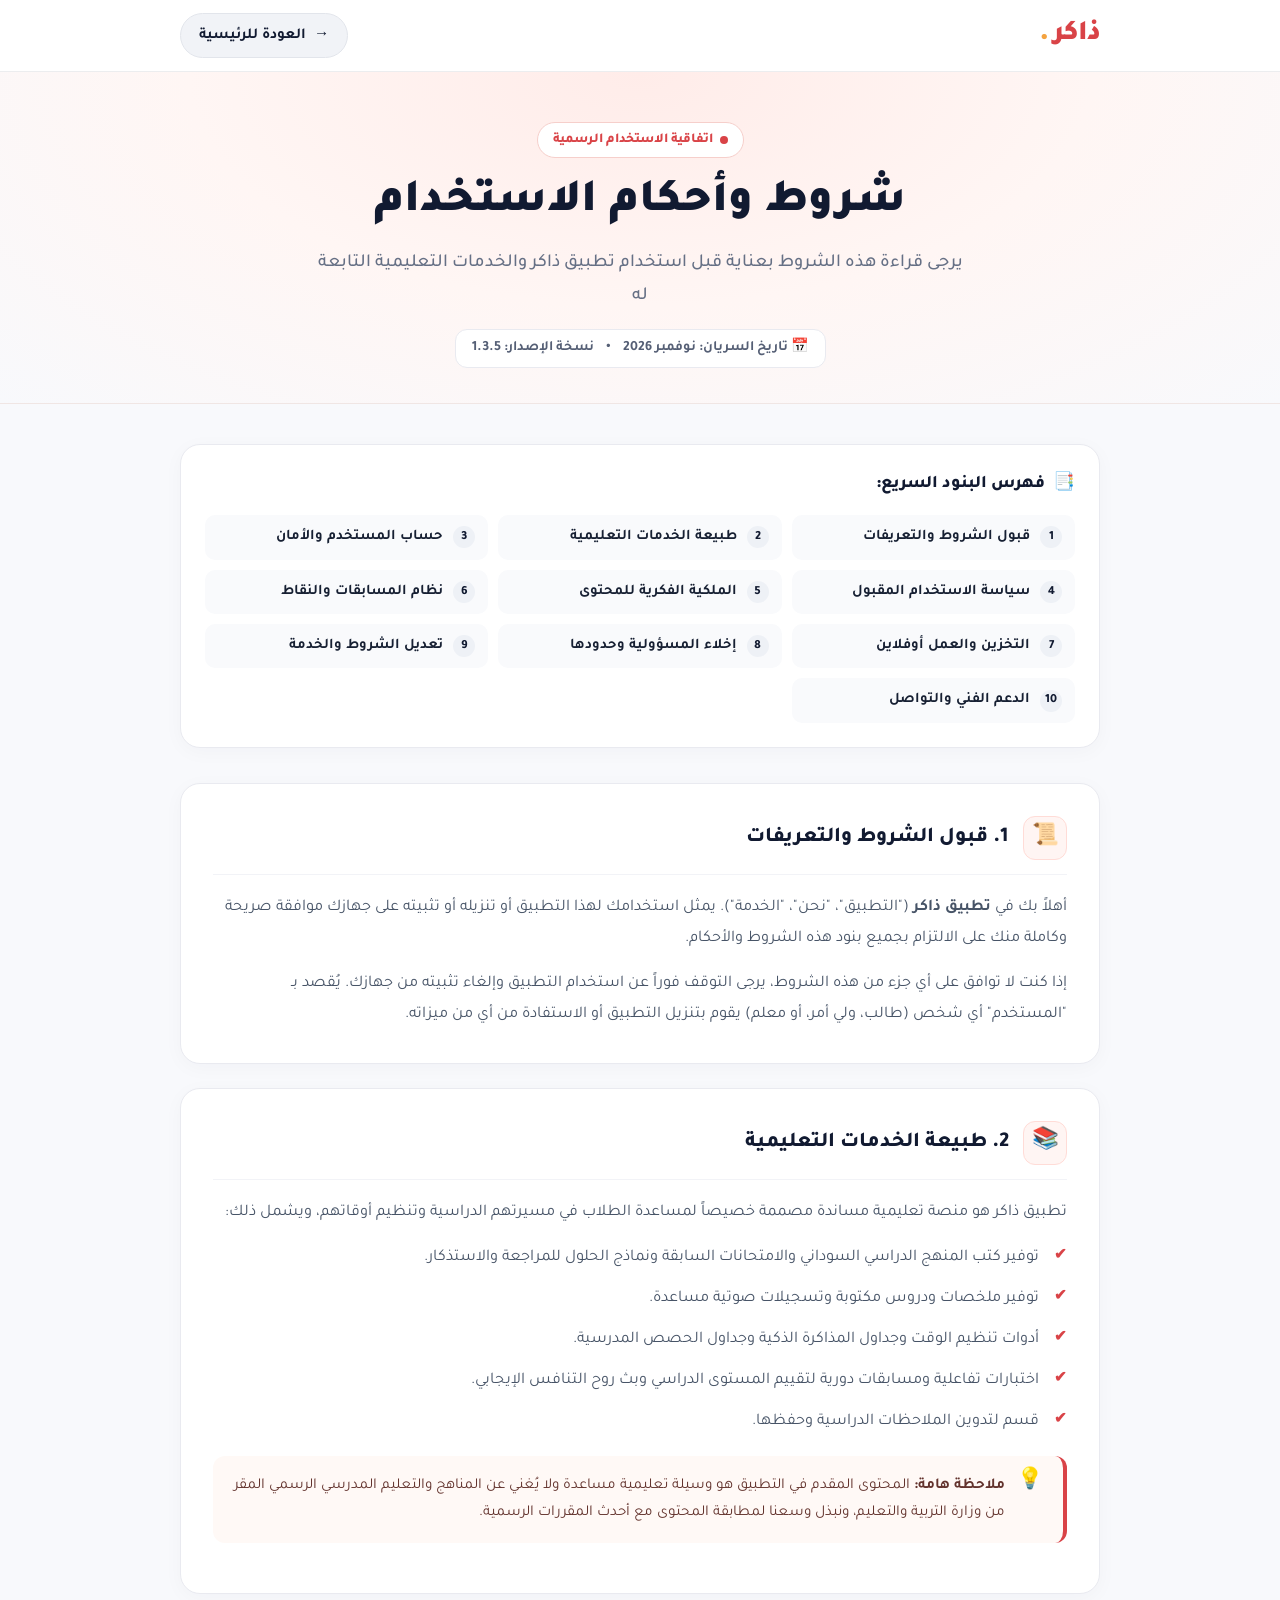
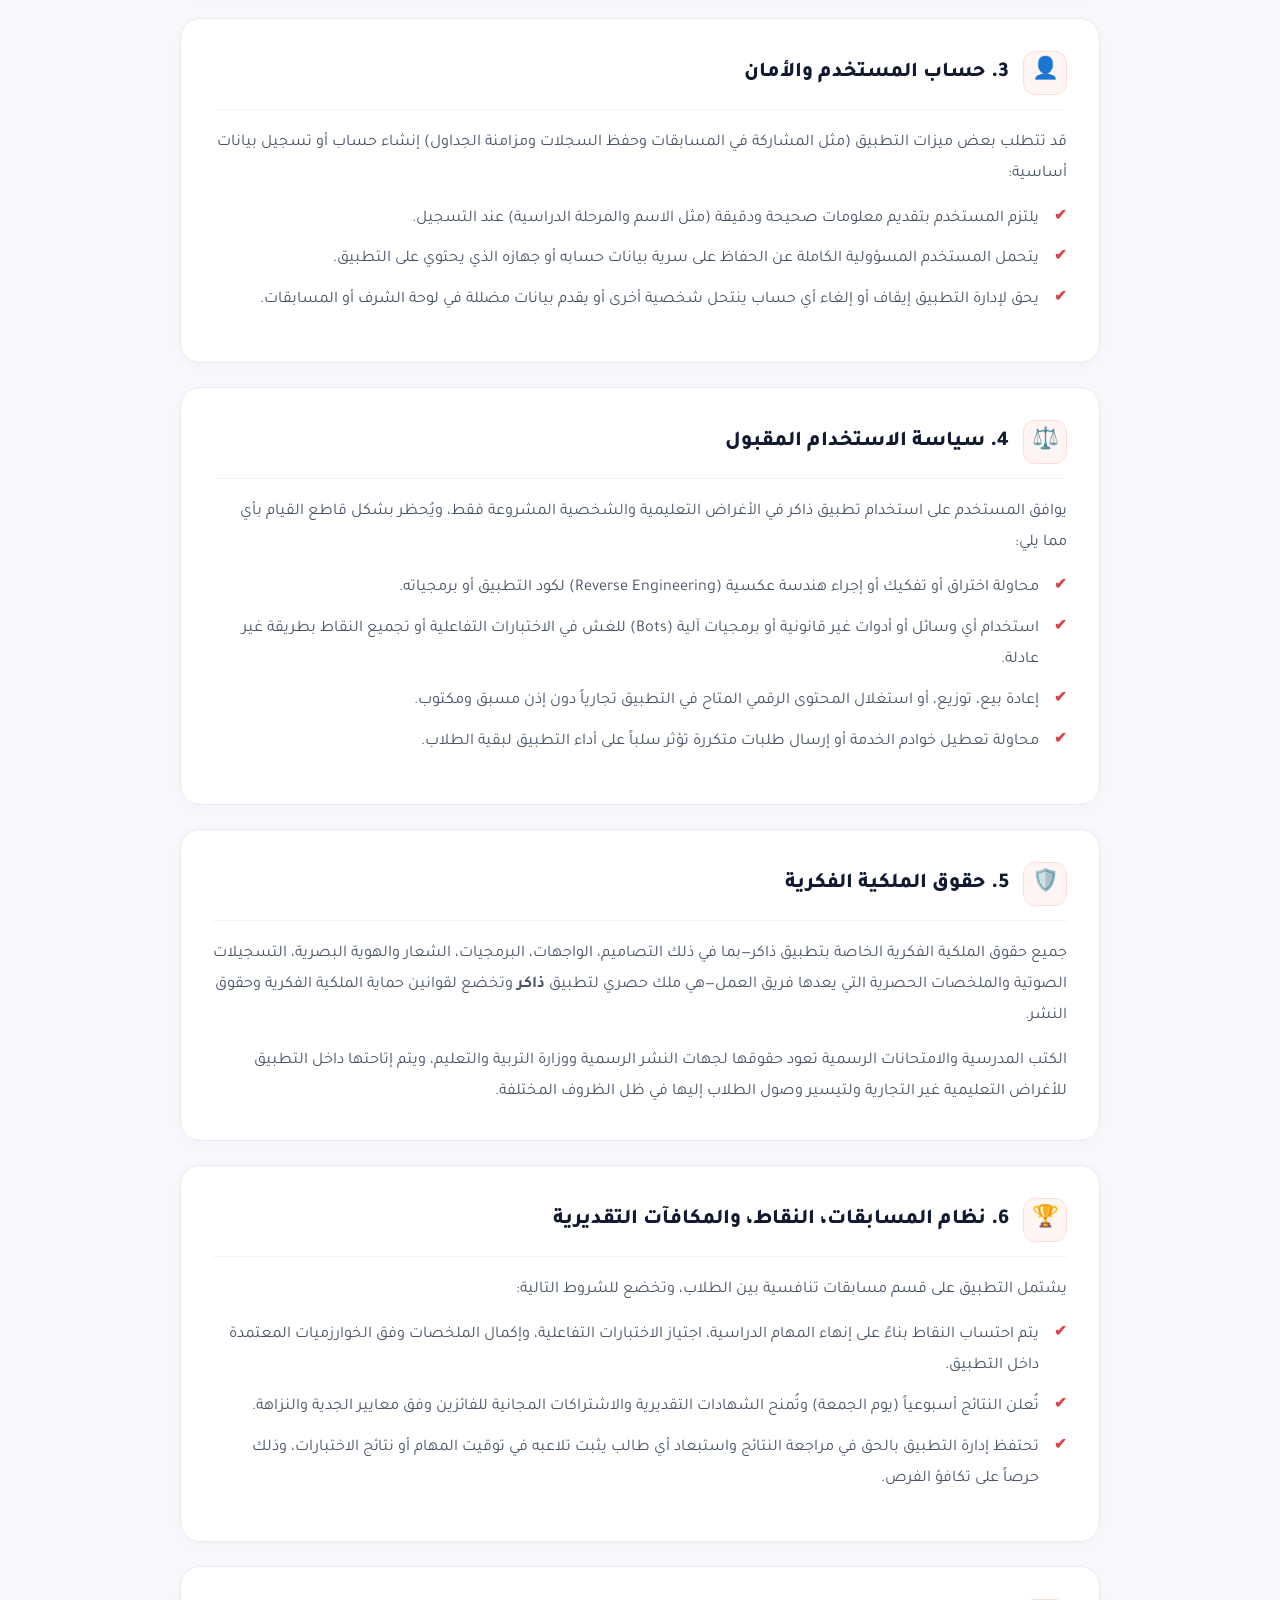
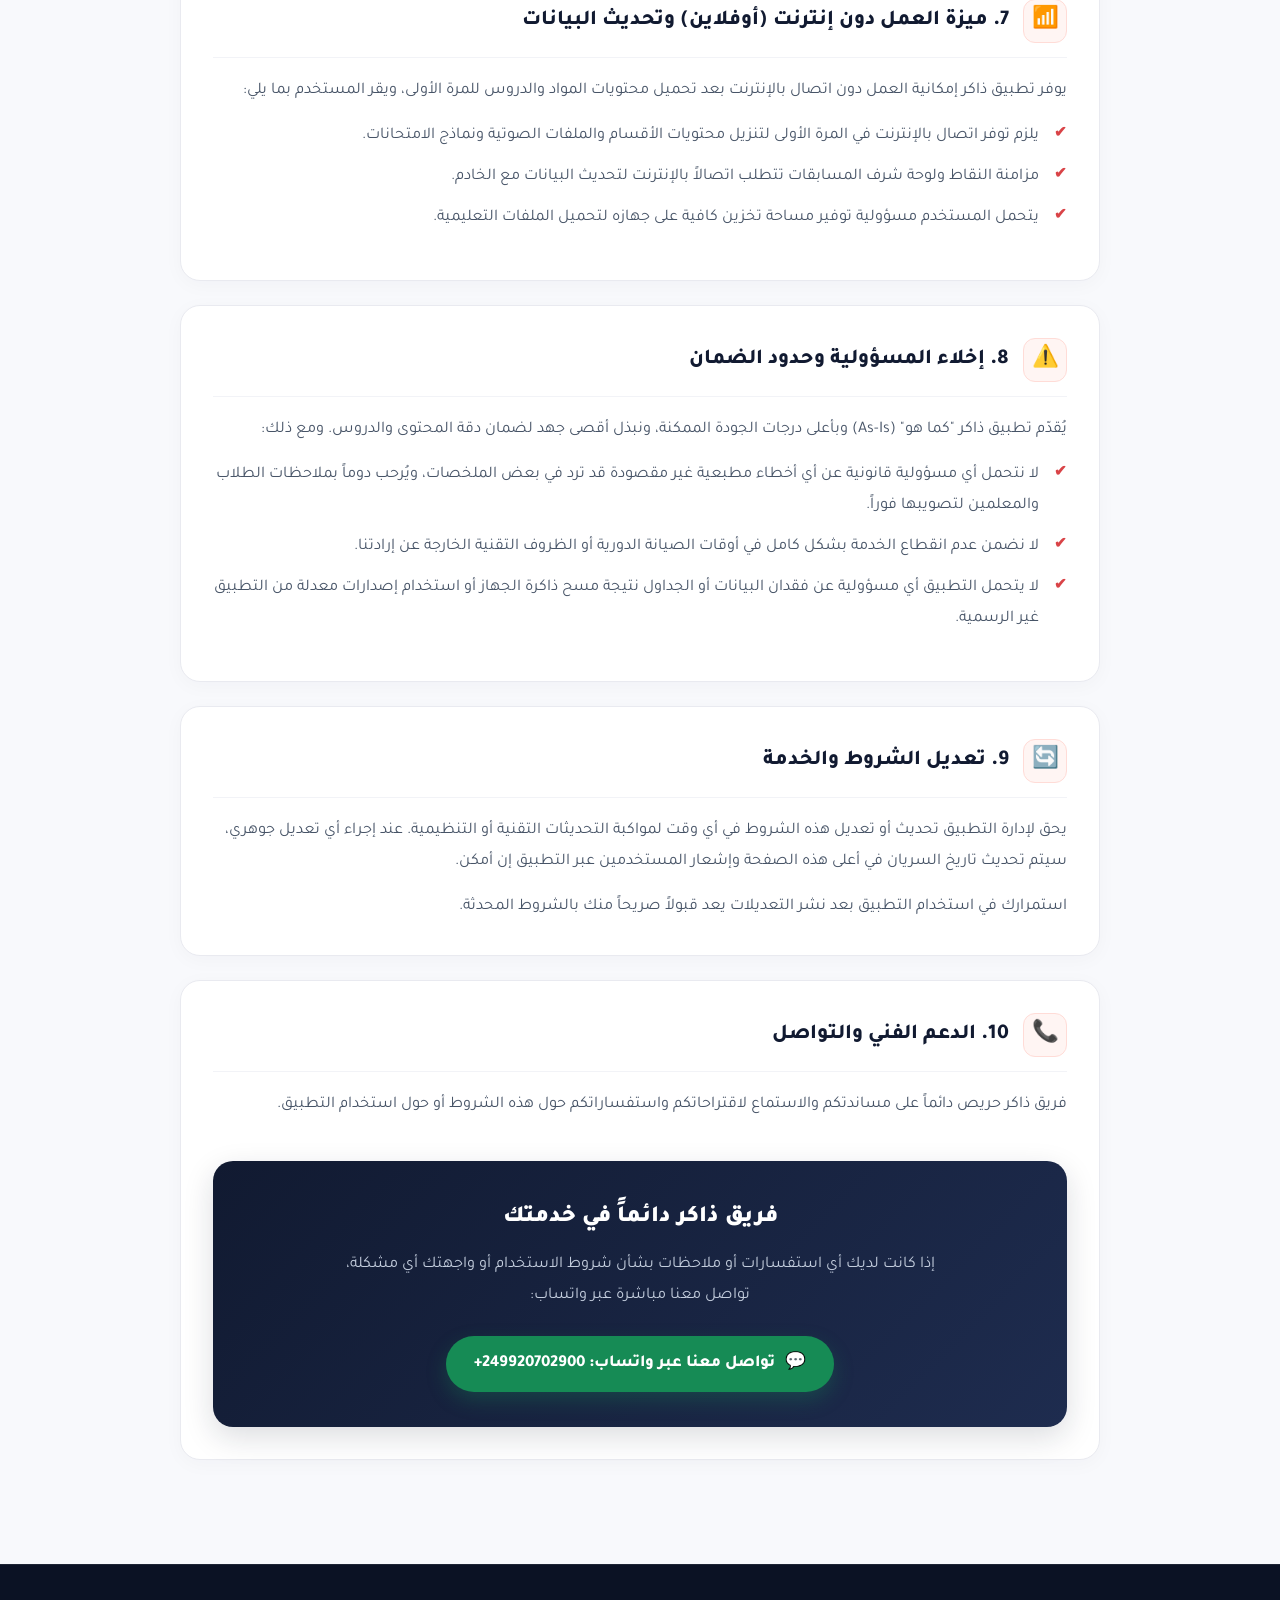
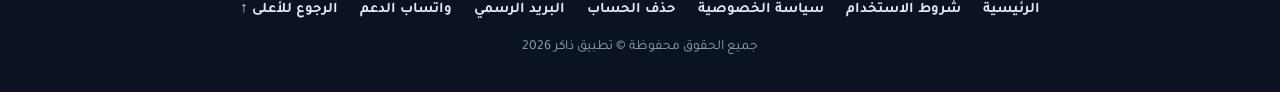
<file: terms.html>
<!DOCTYPE html>
<html lang="ar" dir="rtl">
<head>
  <meta charset="UTF-8">
  <meta name="viewport" content="width=device-width, initial-scale=1.0">
  <meta name="theme-color" content="#d94347">
  <meta name="description" content="شروط وأحكام استخدام تطبيق ذاكر التعليمي - رفيق الطالب في رحلة المذاكرة.">
  <title>شروط الاستخدام | تطبيق ذاكر</title>
  
  <link rel="preconnect" href="https://fonts.googleapis.com">
  <link rel="preconnect" href="https://fonts.gstatic.com" crossorigin>
  <link href="https://fonts.googleapis.com/css2?family=Tajawal:wght@400;500;600;700;800;900&display=swap" rel="stylesheet">
  
  <style>
    :root {
      --primary: #d94347;
      --primary-dark: #b92e35;
      --primary-light: #fff5f3;
      --navy: #111a31;
      --ink: #172033;
      --muted: #667085;
      --line: #e9eaf0;
      --card-bg: #ffffff;
      --bg-page: #f8f9fc;
      --font: 'Tajawal', sans-serif;
    }

    * {
      margin: 0;
      padding: 0;
      box-sizing: border-box;
      font-family: var(--font);
    }

    html {
      scroll-behavior: smooth;
      scroll-padding-top: 90px;
    }

    body {
      background-color: var(--bg-page);
      color: var(--ink);
      line-height: 1.8;
      overflow-x: hidden;
      -webkit-font-smoothing: antialiased;
    }

    a {
      color: var(--primary);
      text-decoration: none;
      transition: color 0.2s;
    }

    a:hover {
      color: var(--primary-dark);
    }

    .container {
      width: min(920px, 100% - 36px);
      margin-inline: auto;
    }

    /* الهيدر */
    .main-header {
      height: 72px;
      display: flex;
      align-items: center;
      position: sticky;
      top: 0;
      background: rgba(255, 255, 255, 0.95);
      backdrop-filter: blur(14px);
      z-index: 1000;
      border-bottom: 1px solid rgba(20, 30, 50, 0.08);
    }

    .header-flex {
      display: flex;
      justify-content: space-between;
      align-items: center;
    }

    .logo {
      font-size: 28px;
      font-weight: 900;
      color: var(--primary);
      text-decoration: none;
      letter-spacing: -1px;
    }

    .logo span {
      color: #f4a340;
    }

    .back-btn {
      display: inline-flex;
      align-items: center;
      gap: 8px;
      font-size: 0.95rem;
      font-weight: 700;
      color: var(--navy);
      background: #f1f3f7;
      padding: 8px 18px;
      border-radius: 999px;
      border: 1px solid #e2e5eb;
      transition: all 0.2s ease;
    }

    .back-btn:hover {
      background: #e6e9f0;
      color: var(--primary);
    }

    /* رأس الصفحة Hero */
    .page-hero {
      padding: 50px 0 35px;
      text-align: center;
      background: radial-gradient(ellipse at 50% 0%, #ffece9 0%, #fff6f4 50%, var(--bg-page) 100%);
      border-bottom: 1px solid #f0e6e4;
    }

    .badge {
      display: inline-flex;
      align-items: center;
      gap: 7px;
      background: #fff;
      color: var(--primary);
      border: 1px solid #f6cfcb;
      padding: 5px 15px;
      border-radius: 999px;
      font-size: 0.85rem;
      font-weight: 800;
      margin-bottom: 16px;
    }

    .badge-dot {
      width: 8px;
      height: 8px;
      border-radius: 50%;
      background: var(--primary);
    }

    .page-title {
      font-size: clamp(2rem, 5vw, 2.9rem);
      font-weight: 900;
      color: var(--navy);
      margin-bottom: 12px;
      line-height: 1.3;
    }

    .page-subtitle {
      font-size: 1.15rem;
      color: var(--muted);
      max-width: 650px;
      margin: 0 auto 16px;
      font-weight: 500;
    }

    .meta-info {
      display: inline-flex;
      align-items: center;
      gap: 12px;
      background: #ffffff;
      padding: 6px 16px;
      border-radius: 12px;
      border: 1px solid var(--line);
      font-size: 0.88rem;
      color: #555f75;
      font-weight: 600;
    }

    /* المحتوى الرئيسي */
    .content-wrapper {
      padding: 40px 0 80px;
    }

    /* صندوق الفهرس السريع */
    .toc-box {
      background: #ffffff;
      border: 1px solid var(--line);
      border-radius: 20px;
      padding: 24px;
      margin-bottom: 35px;
      box-shadow: 0 4px 20px rgba(17, 26, 49, 0.03);
    }

    .toc-title {
      font-size: 1.1rem;
      font-weight: 800;
      color: var(--navy);
      margin-bottom: 14px;
      display: flex;
      align-items: center;
      gap: 8px;
    }

    .toc-grid {
      display: grid;
      grid-template-columns: repeat(auto-fill, minmax(240px, 1fr));
      gap: 10px;
    }

    .toc-link {
      display: flex;
      align-items: center;
      gap: 10px;
      padding: 8px 12px;
      background: #f9fafc;
      border-radius: 10px;
      font-size: 0.92rem;
      color: var(--ink);
      font-weight: 600;
      border: 1px solid transparent;
      transition: all 0.2s ease;
    }

    .toc-link:hover {
      background: var(--primary-light);
      border-color: #ffd8d3;
      color: var(--primary);
      transform: translateX(-3px);
    }

    .toc-num {
      width: 22px;
      height: 22px;
      background: #eef1f6;
      color: var(--navy);
      border-radius: 50%;
      display: flex;
      align-items: center;
      justify-content: center;
      font-size: 0.78rem;
      font-weight: 800;
    }

    /* بنية الأقسام */
    .terms-section {
      background: var(--card-bg);
      border: 1px solid var(--line);
      border-radius: 20px;
      padding: 32px;
      margin-bottom: 24px;
      box-shadow: 0 4px 20px rgba(17, 26, 49, 0.03);
      transition: border-color 0.2s;
    }

    .terms-section:target {
      border-color: var(--primary);
      box-shadow: 0 0 0 3px rgba(217, 67, 71, 0.15);
    }

    .section-header {
      display: flex;
      align-items: center;
      gap: 14px;
      margin-bottom: 18px;
      padding-bottom: 14px;
      border-bottom: 1px solid #f2f3f7;
    }

    .section-icon {
      width: 44px;
      height: 44px;
      background: var(--primary-light);
      border: 1px solid #ffdcd7;
      border-radius: 12px;
      display: flex;
      align-items: center;
      justify-content: center;
      font-size: 1.35rem;
      flex-shrink: 0;
    }

    .section-header h2 {
      font-size: 1.32rem;
      font-weight: 800;
      color: var(--navy);
    }

    .section-body {
      font-size: 1.02rem;
      color: #475467;
      line-height: 1.9;
    }

    .section-body p {
      margin-bottom: 14px;
    }

    .section-body p:last-child {
      margin-bottom: 0;
    }

    .section-body ul {
      list-style: none;
      padding-right: 0;
      margin: 14px 0;
      display: grid;
      gap: 10px;
    }

    .section-body li {
      position: relative;
      padding-right: 28px;
    }

    .section-body li::before {
      content: "✔";
      position: absolute;
      right: 0;
      top: 0;
      color: var(--primary);
      font-weight: 900;
      font-size: 0.95rem;
    }

    /* تنبيه أو ملاحظة خاصة */
    .callout-box {
      background: #fff9f6;
      border-right: 4px solid var(--primary);
      border-radius: 12px;
      padding: 16px 20px;
      margin: 18px 0;
      color: #63332d;
      font-size: 0.95rem;
      line-height: 1.8;
      display: flex;
      gap: 12px;
      align-items: flex-start;
    }

    .callout-icon {
      font-size: 1.3rem;
      line-height: 1;
    }

    /* صندوق التواصل السريع */
    .support-card {
      background: linear-gradient(135deg, #111a31, #1e2c4f);
      color: #fff;
      border-radius: 20px;
      padding: 35px;
      text-align: center;
      margin-top: 40px;
      box-shadow: 0 10px 30px rgba(17, 26, 49, 0.15);
    }

    .support-card h3 {
      font-size: 1.45rem;
      font-weight: 900;
      margin-bottom: 10px;
    }

    .support-card p {
      color: #c4cede;
      font-size: 1.02rem;
      max-width: 600px;
      margin: 0 auto 24px;
    }

    .whatsapp-btn {
      display: inline-flex;
      align-items: center;
      gap: 10px;
      background: #168b55;
      color: #ffffff;
      padding: 12px 28px;
      border-radius: 999px;
      font-weight: 800;
      font-size: 1.05rem;
      box-shadow: 0 8px 20px rgba(22, 139, 85, 0.3);
      transition: all 0.25s ease;
    }

    .whatsapp-btn:hover {
      background: #127446;
      color: #ffffff;
      transform: translateY(-2px);
    }

    /* الفوتر */
    .footer {
      background: #0b1224;
      color: #aab4c5;
      padding: 32px 20px;
      font-size: 0.92rem;
      border-top: 1px solid rgba(255, 255, 255, 0.08);
      display: flex;
      flex-direction: column;
      align-items: center;
      gap: 12px;
      text-align: center;
    }

    .footer-links {
      display: flex;
      justify-content: center;
      align-items: center;
      gap: 10px 22px;
      flex-wrap: wrap;
    }

    .footer-links a {
      color: #e2e8f0;
      font-weight: 700;
      font-size: 0.92rem;
      text-decoration: none;
      transition: 0.2s;
    }

    .footer-links a:hover {
      color: #f29b9d;
    }

    .footer-copy {
      color: #94a3b8;
      font-size: 0.86rem;
    }

    /* استجابة الشاشات */
    @media (max-width: 768px) {
      .page-hero {
        padding: 38px 0 25px;
      }
      .terms-section {
        padding: 22px;
        border-radius: 16px;
      }
      .toc-box {
        padding: 18px;
      }
      .toc-grid {
        grid-template-columns: 1fr;
      }
      .section-header h2 {
        font-size: 1.18rem;
      }
      .footer-flex {
        flex-direction: column;
        text-align: center;
        gap: 10px;
      }
    }
  </style>
</head>
<body>

  <!-- الهيدر العلوي -->
  <header class="main-header">
    <div class="container header-flex">
      <a class="logo" href="index.html" aria-label="ذاكر - الرئيسية">ذاكر<span> .</span></a>
      <a href="index.html" class="back-btn">
        <span aria-hidden="true">→</span>
        العودة للرئيسية
      </a>
    </div>
  </header>

  <!-- رأس الصفحة -->
  <section class="page-hero">
    <div class="container">
      <div class="badge">
        <span class="badge-dot"></span>
        اتفاقية الاستخدام الرسمية
      </div>
      <h1 class="page-title">شروط وأحكام الاستخدام</h1>
      <p class="page-subtitle">يرجى قراءة هذه الشروط بعناية قبل استخدام تطبيق ذاكر والخدمات التعليمية التابعة له</p>
      <div class="meta-info">
        <span>📅 تاريخ السريان: نوفمبر 2026</span>
        <span>•</span>
        <span>نسخة الإصدار: 1.3.5</span>
      </div>
    </div>
  </section>

  <!-- المحتوى الرئيسي -->
  <main class="content-wrapper">
    <div class="container">

      <!-- فهرس المحتويات السريع -->
      <nav class="toc-box" aria-label="فهرس شروط الاستخدام">
        <div class="toc-title">
          <span>📑</span>
          فهرس البنود السريع:
        </div>
        <div class="toc-grid">
          <a class="toc-link" href="#acceptance"><span class="toc-num">1</span> قبول الشروط والتعريفات</a>
          <a class="toc-link" href="#services"><span class="toc-num">2</span> طبيعة الخدمات التعليمية</a>
          <a class="toc-link" href="#accounts"><span class="toc-num">3</span> حساب المستخدم والأمان</a>
          <a class="toc-link" href="#acceptable-use"><span class="toc-num">4</span> سياسة الاستخدام المقبول</a>
          <a class="toc-link" href="#ip"><span class="toc-num">5</span> الملكية الفكرية للمحتوى</a>
          <a class="toc-link" href="#contests"><span class="toc-num">6</span> نظام المسابقات والنقاط</a>
          <a class="toc-link" href="#offline"><span class="toc-num">7</span> التخزين والعمل أوفلاين</a>
          <a class="toc-link" href="#liability"><span class="toc-num">8</span> إخلاء المسؤولية وحدودها</a>
          <a class="toc-link" href="#modifications"><span class="toc-num">9</span> تعديل الشروط والخدمة</a>
          <a class="toc-link" href="#contact"><span class="toc-num">10</span> الدعم الفني والتواصل</a>
        </div>
      </nav>

      <!-- بند 1 -->
      <article class="terms-section" id="acceptance">
        <div class="section-header">
          <div class="section-icon">📜</div>
          <h2>1. قبول الشروط والتعريفات</h2>
        </div>
        <div class="section-body">
          <p>
            أهلاً بك في <strong>تطبيق ذاكر</strong> ("التطبيق"، "نحن"، "الخدمة"). يمثل استخدامك لهذا التطبيق أو تنزيله أو تثبيته على جهازك موافقة صريحة وكاملة منك على الالتزام بجميع بنود هذه الشروط والأحكام.
          </p>
          <p>
            إذا كنت لا توافق على أي جزء من هذه الشروط، يرجى التوقف فوراً عن استخدام التطبيق وإلغاء تثبيته من جهازك. يُقصد بـ "المستخدم" أي شخص (طالب، ولي أمر، أو معلم) يقوم بتنزيل التطبيق أو الاستفادة من أي من ميزاته.
          </p>
        </div>
      </article>

      <!-- بند 2 -->
      <article class="terms-section" id="services">
        <div class="section-header">
          <div class="section-icon">📚</div>
          <h2>2. طبيعة الخدمات التعليمية</h2>
        </div>
        <div class="section-body">
          <p>
            تطبيق ذاكر هو منصة تعليمية مساندة مصممة خصيصاً لمساعدة الطلاب في مسيرتهم الدراسية وتنظيم أوقاتهم، ويشمل ذلك:
          </p>
          <ul>
            <li>توفير كتب المنهج الدراسي السوداني والامتحانات السابقة ونماذج الحلول للمراجعة والاستذكار.</li>
            <li>توفير ملخصات ودروس مكتوبة وتسجيلات صوتية مساعدة.</li>
            <li>أدوات تنظيم الوقت وجداول المذاكرة الذكية وجداول الحصص المدرسية.</li>
            <li>اختبارات تفاعلية ومسابقات دورية لتقييم المستوى الدراسي وبث روح التنافس الإيجابي.</li>
            <li>قسم لتدوين الملاحظات الدراسية وحفظها.</li>
          </ul>
          <div class="callout-box">
            <span class="callout-icon">💡</span>
            <div>
              <strong>ملاحظة هامة:</strong> المحتوى المقدم في التطبيق هو وسيلة تعليمية مساعدة ولا يُغني عن المناهج والتعليم المدرسي الرسمي المقر من وزارة التربية والتعليم، ونبذل وسعنا لمطابقة المحتوى مع أحدث المقررات الرسمية.
            </div>
          </div>
        </div>
      </article>

      <!-- بند 3 -->
      <article class="terms-section" id="accounts">
        <div class="section-header">
          <div class="section-icon">👤</div>
          <h2>3. حساب المستخدم والأمان</h2>
        </div>
        <div class="section-body">
          <p>
            قد تتطلب بعض ميزات التطبيق (مثل المشاركة في المسابقات وحفظ السجلات ومزامنة الجداول) إنشاء حساب أو تسجيل بيانات أساسية:
          </p>
          <ul>
            <li>يلتزم المستخدم بتقديم معلومات صحيحة ودقيقة (مثل الاسم والمرحلة الدراسية) عند التسجيل.</li>
            <li>يتحمل المستخدم المسؤولية الكاملة عن الحفاظ على سرية بيانات حسابه أو جهازه الذي يحتوي على التطبيق.</li>
            <li>يحق لإدارة التطبيق إيقاف أو إلغاء أي حساب ينتحل شخصية أخرى أو يقدم بيانات مضللة في لوحة الشرف أو المسابقات.</li>
          </ul>
        </div>
      </article>

      <!-- بند 4 -->
      <article class="terms-section" id="acceptable-use">
        <div class="section-header">
          <div class="section-icon">⚖️</div>
          <h2>4. سياسة الاستخدام المقبول</h2>
        </div>
        <div class="section-body">
          <p>
            يوافق المستخدم على استخدام تطبيق ذاكر في الأغراض التعليمية والشخصية المشروعة فقط، ويُحظر بشكل قاطع القيام بأي مما يلي:
          </p>
          <ul>
            <li>محاولة اختراق أو تفكيك أو إجراء هندسة عكسية (Reverse Engineering) لكود التطبيق أو برمجياته.</li>
            <li>استخدام أي وسائل أو أدوات غير قانونية أو برمجيات آلية (Bots) للغش في الاختبارات التفاعلية أو تجميع النقاط بطريقة غير عادلة.</li>
            <li>إعادة بيع، توزيع، أو استغلال المحتوى الرقمي المتاح في التطبيق تجارياً دون إذن مسبق ومكتوب.</li>
            <li>محاولة تعطيل خوادم الخدمة أو إرسال طلبات متكررة تؤثر سلباً على أداء التطبيق لبقية الطلاب.</li>
          </ul>
        </div>
      </article>

      <!-- بند 5 -->
      <article class="terms-section" id="ip">
        <div class="section-header">
          <div class="section-icon">🛡️</div>
          <h2>5. حقوق الملكية الفكرية</h2>
        </div>
        <div class="section-body">
          <p>
            جميع حقوق الملكية الفكرية الخاصة بتطبيق ذاكر—بما في ذلك التصاميم، الواجهات، البرمجيات، الشعار والهوية البصرية، التسجيلات الصوتية والملخصات الحصرية التي يعدها فريق العمل—هي ملك حصري لتطبيق <strong>ذاكر</strong> وتخضع لقوانين حماية الملكية الفكرية وحقوق النشر.
          </p>
          <p>
            الكتب المدرسية والامتحانات الرسمية تعود حقوقها لجهات النشر الرسمية ووزارة التربية والتعليم، ويتم إتاحتها داخل التطبيق للأغراض التعليمية غير التجارية ولتيسير وصول الطلاب إليها في ظل الظروف المختلفة.
          </p>
        </div>
      </article>

      <!-- بند 6 -->
      <article class="terms-section" id="contests">
        <div class="section-header">
          <div class="section-icon">🏆</div>
          <h2>6. نظام المسابقات، النقاط، والمكافآت التقديرية</h2>
        </div>
        <div class="section-body">
          <p>
            يشتمل التطبيق على قسم مسابقات تنافسية بين الطلاب، وتخضع للشروط التالية:
          </p>
          <ul>
            <li>يتم احتساب النقاط بناءً على إنهاء المهام الدراسية، اجتياز الاختبارات التفاعلية، وإكمال الملخصات وفق الخوارزميات المعتمدة داخل التطبيق.</li>
            <li>تُعلن النتائج أسبوعياً (يوم الجمعة) وتُمنح الشهادات التقديرية والاشتراكات المجانية للفائزين وفق معايير الجدية والنزاهة.</li>
            <li>تحتفظ إدارة التطبيق بالحق في مراجعة النتائج واستبعاد أي طالب يثبت تلاعبه في توقيت المهام أو نتائج الاختبارات، وذلك حرصاً على تكافؤ الفرص.</li>
          </ul>
        </div>
      </article>

      <!-- بند 7 -->
      <article class="terms-section" id="offline">
        <div class="section-header">
          <div class="section-icon">📶</div>
          <h2>7. ميزة العمل دون إنترنت (أوفلاين) وتحديث البيانات</h2>
        </div>
        <div class="section-body">
          <p>
            يوفر تطبيق ذاكر إمكانية العمل دون اتصال بالإنترنت بعد تحميل محتويات المواد والدروس للمرة الأولى، ويقر المستخدم بما يلي:
          </p>
          <ul>
            <li>يلزم توفر اتصال بالإنترنت في المرة الأولى لتنزيل محتويات الأقسام والملفات الصوتية ونماذج الامتحانات.</li>
            <li>مزامنة النقاط ولوحة شرف المسابقات تتطلب اتصالاً بالإنترنت لتحديث البيانات مع الخادم.</li>
            <li>يتحمل المستخدم مسؤولية توفير مساحة تخزين كافية على جهازه لتحميل الملفات التعليمية.</li>
          </ul>
        </div>
      </article>

      <!-- بند 8 -->
      <article class="terms-section" id="liability">
        <div class="section-header">
          <div class="section-icon">⚠️</div>
          <h2>8. إخلاء المسؤولية وحدود الضمان</h2>
        </div>
        <div class="section-body">
          <p>
            يُقدّم تطبيق ذاكر "كما هو" (As-Is) وبأعلى درجات الجودة الممكنة، ونبذل أقصى جهد لضمان دقة المحتوى والدروس. ومع ذلك:
          </p>
          <ul>
            <li>لا نتحمل أي مسؤولية قانونية عن أي أخطاء مطبعية غير مقصودة قد ترد في بعض الملخصات، ويُرحب دوماً بملاحظات الطلاب والمعلمين لتصويبها فوراً.</li>
            <li>لا نضمن عدم انقطاع الخدمة بشكل كامل في أوقات الصيانة الدورية أو الظروف التقنية الخارجة عن إرادتنا.</li>
            <li>لا يتحمل التطبيق أي مسؤولية عن فقدان البيانات أو الجداول نتيجة مسح ذاكرة الجهاز أو استخدام إصدارات معدلة من التطبيق غير الرسمية.</li>
          </ul>
        </div>
      </article>

      <!-- بند 9 -->
      <article class="terms-section" id="modifications">
        <div class="section-header">
          <div class="section-icon">🔄</div>
          <h2>9. تعديل الشروط والخدمة</h2>
        </div>
        <div class="section-body">
          <p>
            يحق لإدارة التطبيق تحديث أو تعديل هذه الشروط في أي وقت لمواكبة التحديثات التقنية أو التنظيمية. عند إجراء أي تعديل جوهري، سيتم تحديث تاريخ السريان في أعلى هذه الصفحة وإشعار المستخدمين عبر التطبيق إن أمكن.
          </p>
          <p>
            استمرارك في استخدام التطبيق بعد نشر التعديلات يعد قبولاً صريحاً منك بالشروط المحدثة.
          </p>
        </div>
      </article>

      <!-- بند 10 -->
      <article class="terms-section" id="contact">
        <div class="section-header">
          <div class="section-icon">📞</div>
          <h2>10. الدعم الفني والتواصل</h2>
        </div>
        <div class="section-body">
          <p>
            فريق ذاكر حريص دائماً على مساندتكم والاستماع لاقتراحاتكم واستفساراتكم حول هذه الشروط أو حول استخدام التطبيق.
          </p>
          
          <div class="support-card">
            <h3>فريق ذاكر دائماً في خدمتك</h3>
            <p>إذا كانت لديك أي استفسارات أو ملاحظات بشأن شروط الاستخدام أو واجهتك أي مشكلة، تواصل معنا مباشرة عبر واتساب:</p>
            <a class="whatsapp-btn" href="https://wa.me/249920702900" target="_blank" rel="noopener noreferrer">
              <span>💬</span>
              تواصل معنا عبر واتساب: 249920702900+
            </a>
          </div>
        </div>
      </article>

    </div>
  </main>

  <!-- الفوتر -->
  <footer class="footer">
    <div class="footer-links">
      <a href="index.html">الرئيسية</a>
      <a href="terms.html">شروط الاستخدام</a>
      <a href="privacy-policy.html">سياسة الخصوصية</a>
      <a href="delete-account.html">حذف الحساب</a>
      <a href="mailto:zakireducationapp@gmail.com">البريد الرسمي</a>
      <a href="https://wa.me/249920702900" target="_blank" rel="noopener noreferrer">واتساب الدعم</a>
      <a href="#top">الرجوع للأعلى ↑</a>
    </div>
    <p class="footer-copy">جميع الحقوق محفوظة © تطبيق ذاكر 2026</p>
  </footer>

</body>
</html>
</file>
<file: style.css>
@import url('https://fonts.googleapis.com/css2?family=Tajawal:wght@400;500;600;700;800;900&display=swap');
:root{--primary:#d94347;--primary-dark:#b92e35;--navy:#111a31;--ink:#172033;--muted:#667085;--soft:#fff5f3;--line:#e9eaf0;--font:'Tajawal',sans-serif}
*{margin:0;padding:0;box-sizing:border-box;font-family:var(--font)}
html{scroll-behavior:smooth;scroll-padding-top:85px}body{background:#fff;color:var(--ink);overflow-x:hidden;line-height:1.75}a{color:inherit}.container{width:min(1180px,100% - 40px);margin-inline:auto}.text-center{text-align:center}
.main-header{height:72px;display:flex;align-items:center;position:fixed;inset:0 0 auto;background:rgba(255,255,255,.93);backdrop-filter:blur(14px);z-index:1000;border-bottom:1px solid rgba(20,30,50,.07)}.header-flex{display:flex;justify-content:space-between;align-items:center}.logo{font-size:29px;font-weight:900;color:var(--primary);text-decoration:none;letter-spacing:-1px}.logo span{color:#f4a340}.btn-primary{display:inline-flex;gap:8px;align-items:center;background:var(--primary);color:#fff;padding:9px 22px;border-radius:999px;text-decoration:none;font-weight:800;font-size:.95rem;box-shadow:0 7px 18px #d9434726;transition:.25s}.btn-primary:hover,.hero-cta:hover{transform:translateY(-2px);background:var(--primary-dark)}
/* ===== HERO SPLIT LAYOUT (Widescreen – kaffii style) ===== */
.hero{padding:96px 0 56px;text-align:right;background:radial-gradient(ellipse at 20% 50%,#ffe8e5 0%,#fff6f4 44%,#fff 80%);position:relative;isolation:isolate}
.hero-grid{display:grid;grid-template-columns:minmax(0,1.1fr) minmax(0,.9fr);align-items:center;gap:40px 48px}
.hero-copy{display:flex;flex-direction:column;align-items:flex-start}
.eyebrow,.download-badge{display:inline-flex;align-items:center;gap:8px;border:1px solid #f3ceca;background:#fff;border-radius:999px;padding:5px 14px;color:#a83238;font-size:.88rem;font-weight:800}
.eyebrow-dot{width:8px;height:8px;border-radius:50%;background:#e65353;box-shadow:0 0 0 4px #e653531c}
.hero h1,.hero-title{font-size:clamp(2.2rem,3.5vw,3.4rem);font-weight:900;color:var(--navy);line-height:1.24;margin:0 0 10px}
.hero h1 span,.hero-title span{color:var(--primary)}
.hero-yellow-sub{color:#e58e00;font-size:clamp(1.15rem,1.9vw,1.42rem);font-weight:800;margin:0 0 18px;letter-spacing:-.2px;display:inline-block}
.hero-desc{font-size:clamp(.98rem,1.3vw,1.13rem);line-height:1.9;color:#5b6476;font-weight:600;max-width:540px;margin-bottom:24px}
.hero-note{display:inline-flex;align-items:center;gap:8px;color:#78504b;background:#fff9f7;border:1px solid #f7e1dc;padding:6px 15px;border-radius:12px;font-size:.9rem;font-weight:700}
.hero-actions{display:flex;align-items:center;gap:12px;flex-wrap:wrap;margin-bottom:20px}
.btn-hero-solid{display:inline-flex;align-items:center;gap:8px;background:var(--primary);color:#fff;text-decoration:none;font-weight:900;font-size:1rem;padding:13px 28px;border-radius:12px;box-shadow:0 12px 26px #d943472e;transition:.25s}
.btn-hero-solid:hover{background:var(--primary-dark);transform:translateY(-2px)}
.btn-hero-outline{display:inline-flex;align-items:center;gap:8px;background:#fff;color:var(--navy);text-decoration:none;font-weight:800;font-size:1rem;padding:12px 24px;border-radius:12px;border:1.5px solid #e4c9c6;transition:.25s}
.btn-hero-outline:hover{border-color:var(--primary);color:var(--primary-dark);background:#fff9f8;transform:translateY(-2px)}
.hero-checks{display:flex;align-items:center;gap:10px 22px;flex-wrap:wrap;color:#4e5a6d;font-size:.9rem;font-weight:700}
.hero-checks span{display:inline-flex;align-items:center;gap:6px}
.hero-checks b{color:var(--primary);font-weight:900}
/* Showcase / phone stage */
.showcase{position:relative;display:flex;justify-content:center;align-items:center;padding:12px 0}
.showcase-stage{position:relative;display:inline-flex;justify-content:center;align-items:center;padding:0 72px}
.phone-container{position:relative;width:320px;height:660px;z-index:3;filter:drop-shadow(0 24px 28px #111a3126);animation:phoneFloat 5s ease-in-out infinite}
.phone-frame{position:absolute;inset:0;width:100%;height:100%;object-fit:fill;z-index:4;pointer-events:none}
.screen{position:absolute;top:2.2%;left:5.8%;width:88.6%;height:95.6%;background:#101010;border-radius:35px;overflow:hidden;z-index:2}
.slider{display:flex;width:100%;height:100%;transition:transform .65s cubic-bezier(.2,.7,.2,1);direction:ltr}
.slider img{display:block;width:100%;height:100%;object-fit:fill;flex:0 0 100%}
.phone-container:not(:has(.phone-frame:not([style*="display: none"]))) .screen{border:9px solid #20232c;border-radius:36px}
.floating-card{position:absolute;z-index:5;display:flex;align-items:center;gap:10px;background:#fff;border:1px solid #f0e7e5;border-radius:14px;padding:10px 14px;font-weight:800;font-size:.9rem;color:#30384a;box-shadow:0 12px 32px #222b4318;white-space:nowrap;animation:cardFloat 4s ease-in-out infinite}
.floating-card .card-badge{width:28px;height:28px;border-radius:8px;background:#fff1ef;display:grid;place-items:center;font-size:1rem;flex-shrink:0}
.floating-card .card-label{text-align:right;line-height:1.3}
/* Card positions inside showcase-stage — right side cards */
.card-one{top:16%;right:0;left:auto;animation-delay:-.7s}
.card-two{top:57%;right:-4px;left:auto;animation-delay:-1.8s}
/* Left side cards */
.card-three{top:33%;left:0;right:auto;animation-delay:-1.3s}
.card-four{top:74%;left:-4px;right:auto;animation-delay:-2.2s}
.hero-cta{display:inline-flex;align-items:center;gap:12px;background:var(--primary);color:#fff;text-decoration:none;font-weight:900;border-radius:999px;padding:12px 28px;margin:-2px 0 50px;box-shadow:0 12px 25px #d943472b;transition:.25s}
.features{background:var(--navy);color:#fff;padding:78px 0 88px;position:relative;overflow:hidden}.features:before{content:"";position:absolute;width:450px;height:450px;border:1px solid #ffffff0b;border-radius:50%;top:-260px;left:-150px;box-shadow:0 0 0 45px #ffffff05,0 0 0 90px #ffffff03}.section-title{text-align:center;max-width:820px;margin:0 auto 42px;position:relative}.section-kicker{display:inline-block;color:#f29b9d;font-size:.9rem;font-weight:800;margin-bottom:8px}.section-title h2{font-size:clamp(1.8rem,4vw,2.6rem);font-weight:900;line-height:1.35;margin-bottom:12px}.section-intro{font-size:1.1rem;color:#c7d0df}.features-grid{display:grid;grid-template-columns:repeat(2,minmax(0,1fr));gap:18px;position:relative}.feature-card{padding:27px 28px;border-radius:22px;background:linear-gradient(145deg,#ffffff0e,#ffffff07);border:1px solid #ffffff17;transition:transform .25s,border-color .25s,background .25s}.feature-card:hover{transform:translateY(-5px);border-color:#d9434780;background:#ffffff12}.feature-card .icon{width:54px;height:54px;display:grid;place-items:center;border-radius:16px;background:#d9434726;font-size:1.7rem;margin-bottom:13px}.feature-card h3{font-size:1.28rem;margin-bottom:8px;font-weight:900;color:#fff}.feature-card p{color:#d1d8e4;font-size:1rem;line-height:1.9}.feature-card-wide{grid-column:1/-1}
.benefits-section{padding:82px 0;background:#fff}.light-title{margin-bottom:35px}.light-title .section-kicker{color:var(--primary)}.light-title h2{color:var(--navy)}.benefits-grid{display:grid;grid-template-columns:repeat(2,minmax(0,1fr));gap:18px}.benefit-card{display:flex;gap:17px;align-items:flex-start;padding:24px;border:1px solid var(--line);border-radius:20px;background:linear-gradient(135deg,#fff,#fffafa);box-shadow:0 7px 25px #17203307;transition:.25s}.benefit-card:hover{transform:translateY(-4px);border-color:#f0b9b7}.benefit-icon{width:53px;height:53px;flex:0 0 53px;display:grid;place-items:center;background:#fff0ee;border-radius:16px;font-size:1.65rem}.benefit-card h3{font-size:1.2rem;color:var(--navy);margin-bottom:5px;font-weight:900}.benefit-card p{color:#667085;line-height:1.85;font-size:.98rem}
.faq-section{background:#f7f8fb;padding:80px 0}.faq-container{max-width:900px}.faq-section .section-kicker{color:var(--primary)}.faq-section .section-title h2{color:var(--navy)}.faq-section .section-intro{color:var(--muted)}.faq-list{display:grid;gap:12px}.faq-item{background:#fff;border:1px solid #e7e9ef;border-radius:16px;padding:0 22px;box-shadow:0 5px 20px #17203305}.faq-item summary{cursor:pointer;list-style:none;position:relative;padding:20px 0;font-size:1.08rem;font-weight:900;color:var(--navy);padding-left:30px}.faq-item summary::-webkit-details-marker{display:none}.faq-item summary:after{content:'+';position:absolute;left:0;top:50%;transform:translateY(-50%);font-size:1.5rem;color:var(--primary)}.faq-item[open] summary:after{content:'−'}.faq-item p{color:#5e6879;padding:0 0 20px;line-height:1.95}.support-box{display:flex;align-items:center;gap:16px;background:#fff;border:1px solid #dfe8e2;border-radius:20px;padding:22px;margin-top:25px}.support-symbol{width:54px;height:54px;display:grid;place-items:center;background:#e7f8ed;border-radius:16px;font-size:1.7rem;flex:0 0 54px}.support-copy{flex:1}.support-copy h3{font-size:1.15rem;color:var(--navy);font-weight:900}.support-copy p{color:var(--muted);font-size:.95rem}.whatsapp-btn{background:#168b55;color:white;text-decoration:none;font-weight:800;border-radius:12px;padding:11px 17px;white-space:nowrap;transition:.2s}.whatsapp-btn:hover{background:#117545;transform:translateY(-2px)}
.download-section{position:relative;overflow:hidden;padding:88px 0 90px;text-align:center;background:linear-gradient(135deg,#fff2ef,#fff 60%,#fff6e9)}.download-glow{position:absolute;width:450px;height:450px;border-radius:50%;background:#ffd8d2;filter:blur(100px);opacity:.45;top:-270px;right:calc(50% - 225px)}.download-content{position:relative}.download-badge{margin-bottom:13px}.download-section h2{font-size:clamp(1.8rem,4vw,2.65rem);line-height:1.4;color:var(--navy);font-weight:900;max-width:800px;margin:0 auto 12px}.download-section p{color:#667085;font-size:1.05rem}.btn-download-big{display:flex;align-items:center;justify-content:center;gap:0;width:min(100%,560px);min-height:82px;margin:28px auto 12px;text-align:center;background:var(--primary);color:white;text-decoration:none;padding:15px 30px;border-radius:18px;box-shadow:0 16px 32px #d9434733;transition:.25s}.btn-download-big:hover{transform:translateY(-4px);background:var(--primary-dark);box-shadow:0 20px 38px #d9434740}.download-arrow{font-size:1.9rem;line-height:1}.btn-download-big{font-size:1.35rem;font-weight:900}.download-hint{font-size:.86rem!important}.footer{display:flex;justify-content:center;align-items:center;gap:20px;flex-wrap:wrap;background:#0b1224;color:#aab4c5;text-align:center;padding:25px 20px;font-size:.9rem}.footer a{color:#fff;text-decoration:none;font-weight:700}
@keyframes phoneFloat{0%,100%{transform:translateY(0)}50%{transform:translateY(-8px)}}@keyframes cardFloat{0%,100%{transform:translateY(0) rotate(0)}50%{transform:translateY(-8px) rotate(-1deg)}}
@media(max-width:760px){.container{width:calc(100% - 30px)}.hero-cta{margin-bottom:35px}.features,.benefits-section,.faq-section{padding:60px 0}.features-grid,.benefits-grid{grid-template-columns:1fr}.feature-card-wide{grid-column:auto}.feature-card{padding:23px}.section-title{margin-bottom:30px}.support-box{align-items:flex-start;flex-wrap:wrap;padding:18px}.support-copy{min-width:calc(100% - 75px)}.whatsapp-btn{width:100%;text-align:center}.download-section{padding:65px 0}.btn-download-big{padding:14px 22px}.desktop-break{display:none}}
@media(max-width:390px){.hero-note{font-size:.78rem}.btn-primary{padding:8px 14px;font-size:.84rem}}
@media(prefers-reduced-motion:reduce){*,*::before,*::after{scroll-behavior:auto!important;animation:none!important;transition:none!important}}

/* Shared Navigation & Footer Extensions */
.header-flex{gap:16px}
.header-nav{display:flex;align-items:center;gap:6px}
.nav-link{text-decoration:none;font-size:.93rem;font-weight:700;color:var(--ink);padding:7px 14px;border-radius:999px;transition:.2s;white-space:nowrap}
.nav-link:hover{background:#fff1ef;color:var(--primary)}
.nav-link.is-active{background:#ffe9e6;color:var(--primary-dark);font-weight:800}

.footer{flex-direction:column;gap:12px;padding:32px 20px}
.footer-links{display:flex;justify-content:center;align-items:center;gap:10px 22px;flex-wrap:wrap}
.footer-links a{color:#e2e8f0;font-weight:700;font-size:.92rem;text-decoration:none;transition:.2s}
.footer-links a:hover{color:#f29b9d}
.footer-copy{color:#94a3b8;font-size:.86rem}

/* Subpages Shared Hero & Layout */
.page-hero{padding:122px 0 46px;text-align:center;background:radial-gradient(ellipse at 50% 35%,#ffe9e6 0%,#fff6f3 46%,#fff 82%);border-bottom:1px solid #f4e7e5}
.page-hero h1{font-size:clamp(2.1rem,5vw,3.35rem);font-weight:900;color:var(--navy);line-height:1.25;margin:15px 0 12px}
.page-hero h1 span{color:var(--primary)}
.page-hero-desc{max-width:740px;margin:0 auto 18px;font-size:clamp(1.02rem,2vw,1.22rem);color:#475467;font-weight:600;line-height:1.85}
.meta-pills{display:flex;justify-content:center;align-items:center;gap:10px;flex-wrap:wrap;margin-top:14px}
.meta-pill{display:inline-flex;align-items:center;gap:7px;background:#fff;border:1px solid #f2dcd8;border-radius:999px;padding:6px 14px;font-size:.86rem;font-weight:700;color:#694642;box-shadow:0 4px 12px #17203306}
.meta-pill bdi{font-family:monospace;font-size:.88rem;direction:ltr}
.toc-bar{display:flex;justify-content:center;gap:8px;flex-wrap:wrap;margin-top:24px}
.toc-link{text-decoration:none;background:#fff;border:1px solid var(--line);color:var(--navy);padding:7px 15px;border-radius:12px;font-size:.88rem;font-weight:700;transition:.2s}
.toc-link:hover{border-color:#f0b9b7;color:var(--primary);transform:translateY(-2px)}

/* Policy & Legal Sections */
.subpage-section{padding:56px 0}
.subpage-section.is-tinted{background:#f7f8fb}
.summary-cards{display:grid;grid-template-columns:repeat(2,minmax(0,1fr));gap:16px;margin-bottom:12px}
.policy-stack{display:grid;gap:18px}
.policy-card{background:#fff;border:1px solid var(--line);border-radius:22px;padding:28px 30px;box-shadow:0 8px 26px #17203306}
.policy-card-header{display:flex;align-items:center;gap:14px;margin-bottom:14px}
.policy-badge{width:46px;height:46px;flex:0 0 46px;display:grid;place-items:center;border-radius:14px;background:#fff0ee;color:var(--primary-dark);font-size:1.35rem;font-weight:900}
.policy-card h2{font-size:1.32rem;font-weight:900;color:var(--navy);line-height:1.4}
.policy-card p{color:#475467;font-size:1rem;line-height:1.95;margin-bottom:10px}
.policy-card p:last-child{margin-bottom:0}
.policy-list{list-style:none;display:grid;gap:10px;margin-top:10px}
.policy-list li{position:relative;padding-right:22px;color:#3f4b5e;line-height:1.88;font-size:.98rem}
.policy-list li:before{content:"";position:absolute;right:0;top:.72em;width:8px;height:8px;border-radius:50%;background:var(--primary)}
.policy-list strong{color:var(--navy)}
.inline-link{color:var(--primary-dark);font-weight:800;text-decoration:underline;text-underline-offset:4px;overflow-wrap:anywhere}
.inline-link:hover{color:var(--primary)}

.info-callout{display:flex;align-items:flex-start;gap:14px;background:#fff8f6;border:1px solid #f5d1cc;border-radius:18px;padding:18px 20px;margin-top:14px}
.info-callout-icon{font-size:1.4rem;line-height:1.3}
.info-callout p{margin:0;color:#683330;font-size:.96rem;line-height:1.85;font-weight:600}

/* Account Deletion Flow */
.deletion-layout{display:grid;grid-template-columns:1fr 1.15fr;gap:24px;align-items:start}
.steps-card,.form-card{background:#fff;border:1px solid var(--line);border-radius:24px;padding:28px;box-shadow:0 10px 30px #17203308}
.steps-card h2,.form-card h2{font-size:1.36rem;font-weight:900;color:var(--navy);margin-bottom:8px}
.card-subtitle{color:var(--muted);font-size:.96rem;line-height:1.8;margin-bottom:20px}
.step-list{list-style:none;display:grid;gap:16px}
.step-item{display:flex;gap:14px;align-items:flex-start}
.step-num{width:34px;height:34px;flex:0 0 34px;border-radius:11px;background:var(--primary);color:#fff;font-weight:900;display:grid;place-items:center;font-size:.95rem;box-shadow:0 6px 14px #d9434729}
.step-item h3{font-size:1.05rem;font-weight:800;color:var(--navy);margin-bottom:3px}
.step-item p{font-size:.93rem;color:#525f73;line-height:1.8}

.deletion-form{display:grid;gap:16px}
.form-field{display:grid;gap:7px}
.form-field label{font-size:.94rem;font-weight:800;color:var(--navy)}
.req-mark{color:var(--primary)}
.form-field input,.form-field select,.form-field textarea{width:100%;padding:12px 15px;border:1.5px solid #dde2ec;border-radius:14px;font-size:.97rem;color:var(--ink);background:#fafbfe;transition:.2s;outline:none}
.form-field input:focus,.form-field select:focus,.form-field textarea:focus{border-color:var(--primary);background:#fff;box-shadow:0 0 0 4px #d9434717}
.form-field textarea{resize:vertical;min-height:86px}
.checkbox-row{display:flex;align-items:flex-start;gap:10px;background:#fff8f7;border:1px solid #f4d8d4;border-radius:14px;padding:12px 14px;cursor:pointer}
.checkbox-row input{width:19px;height:19px;margin-top:3px;accent-color:var(--primary);flex-shrink:0;cursor:pointer}
.checkbox-row span{font-size:.92rem;color:#54302e;line-height:1.75;font-weight:600}
.form-error{display:none;background:#fef2f2;border:1px solid #fecaca;color:#991b1b;border-radius:12px;padding:11px 14px;font-size:.92rem;font-weight:700}
.form-error.is-visible{display:block}
.btn-submit-delete{width:100%;border:none;cursor:pointer;display:inline-flex;align-items:center;justify-content:center;gap:10px;background:var(--primary);color:#fff;font-size:1.03rem;font-weight:900;padding:14px 22px;border-radius:14px;box-shadow:0 10px 22px #d943472e;transition:.2s}
.btn-submit-delete:hover{background:var(--primary-dark);transform:translateY(-2px)}

.request-ready-box{display:none;margin-top:20px;border:1.5px solid #b8e3ca;background:#f4fbf7;border-radius:18px;padding:20px}
.request-ready-box.is-visible{display:block}
.request-ready-box h3{color:#125937;font-size:1.12rem;font-weight:900;margin-bottom:6px}
.request-ready-box p{color:#355947;font-size:.93rem;line-height:1.8;margin-bottom:12px}
.request-preview{background:#fff;border:1px solid #d5ecde;border-radius:12px;padding:13px 15px;font-size:.9rem;line-height:1.8;color:var(--ink);white-space:pre-wrap;margin-bottom:14px;word-break:break-word}
.ready-actions{display:flex;gap:10px;flex-wrap:wrap}
.ready-actions .whatsapp-btn,.btn-email-req{flex:1;text-align:center;min-width:190px}
.btn-email-req{background:var(--navy);color:#fff;text-decoration:none;font-weight:800;border-radius:12px;padding:11px 17px;white-space:nowrap;transition:.2s}
.btn-email-req:hover{background:#1d2a4b;transform:translateY(-2px)}
.btn-copy-req{border:1.5px solid #cdd7e4;background:#fff;color:var(--navy);font-weight:800;font-size:.94rem;border-radius:12px;padding:11px 18px;cursor:pointer;transition:.2s}
.btn-copy-req:hover{border-color:var(--navy);background:#f8fafc}

/* Dark Matrix Cards (Matching .features section) */
.data-matrix-grid{display:grid;grid-template-columns:repeat(2,minmax(0,1fr));gap:18px;position:relative}
.matrix-card{padding:28px;border-radius:22px;background:linear-gradient(145deg,#ffffff0e,#ffffff07);border:1px solid #ffffff1a}
.matrix-card h3{display:flex;align-items:center;gap:10px;font-size:1.25rem;font-weight:900;color:#fff;margin-bottom:14px}
.matrix-list{list-style:none;display:grid;gap:11px}
.matrix-list li{position:relative;padding-right:22px;color:#d6deea;line-height:1.85;font-size:.97rem}
.matrix-list li:before{content:"";position:absolute;right:0;top:.72em;width:8px;height:8px;border-radius:50%;background:#f29b9d}
.matrix-list strong{color:#fff}

.channel-row{display:flex;gap:10px;flex-wrap:wrap;margin-top:12px}
.channel-pill{display:inline-flex;align-items:center;flex-wrap:wrap;gap:6px;max-width:100%;padding:8px 14px;border-radius:11px;background:#f4f6fa;border:1px solid #e1e6ef;text-decoration:none;font-size:.9rem;font-weight:800;color:var(--navy);overflow-wrap:anywhere;transition:.2s}
.channel-pill:hover{border-color:var(--primary);color:var(--primary);background:#fff5f3}

@media(max-width:900px){.deletion-layout,.data-matrix-grid{grid-template-columns:1fr}}
@media(max-width:760px){
  .main-header{height:64px;padding:0}
  .header-flex{flex-wrap:nowrap;justify-content:space-between;gap:12px}
  .header-nav{display:none!important}
  .hero{padding:82px 0 32px;text-align:center;background:radial-gradient(ellipse at 50% 30%,#ffe9e6 0%,#fff6f3 45%,#fff 80%)}
  .hero-grid{grid-template-columns:1fr;gap:12px}
  .hero-copy{align-items:center;text-align:center;margin-bottom:0}
  .hero-title{font-size:clamp(1.6rem,5.6vw,2.1rem);line-height:1.28;margin:0 0 6px}
  .hero-yellow-sub{font-size:clamp(1.05rem,3.8vw,1.25rem);margin:0 0 12px}
  .hero-desc,.hero-actions,.hero-checks,.eyebrow{display:none!important}
  .showcase{position:relative;display:flex;justify-content:center;align-items:center;padding:12px 0 24px;margin-top:4px}
  .showcase-stage{position:relative;display:inline-flex;justify-content:center;align-items:center;padding:0 24px}
  .phone-container{width:275px;height:568px}
  .screen{border-radius:30px}
  .floating-card{padding:8px 11px;gap:7px;font-size:.82rem;border-radius:12px}
  .floating-card .card-badge{width:25px;height:25px;font-size:.9rem}
  .card-one{top:13%;right:-12px}
  .card-two{top:56%;right:-16px}
  .card-three{top:32%;left:-12px}
  .card-four{top:73%;left:-16px}
  .page-hero{padding:92px 0 32px}
  .summary-cards{grid-template-columns:1fr}
  .subpage-section{padding:42px 0}
  .policy-card,.steps-card,.form-card{padding:22px 18px}
  .ready-actions .whatsapp-btn,.btn-email-req,.btn-copy-req{min-width:0;width:100%;white-space:normal;text-align:center}
  .support-copy{min-width:0;width:100%}
}
@media(max-width:520px){
  .showcase-stage{padding:0 16px}
  .phone-container{width:270px;height:558px}
  .screen{border-radius:29px}
  .floating-card{padding:7px 10px;gap:6px;font-size:.78rem;border-radius:11px}
  .floating-card .card-badge{width:23px;height:23px;font-size:.85rem}
  .card-one{top:13%;right:-10px}
  .card-two{top:55%;right:-14px}
  .card-three{top:32%;left:-10px}
  .card-four{top:73%;left:-14px}
}
@media(max-width:390px){
  .hero{padding-top:78px}
  .hero-title{font-size:1.48rem}
  .hero-yellow-sub{font-size:.98rem}
  .showcase-stage{padding:0 10px}
  .phone-container{width:250px;height:516px}
  .screen{border-radius:27px}
  .floating-card{padding:6px 8px;font-size:.72rem}
  .card-one{top:12%;right:-6px}
  .card-two{top:54%;right:-8px}
  .card-three{top:31%;left:-6px}
  .card-four{top:72%;left:-8px}
  .btn-primary{padding:7px 14px;font-size:.82rem}
}
</file>
